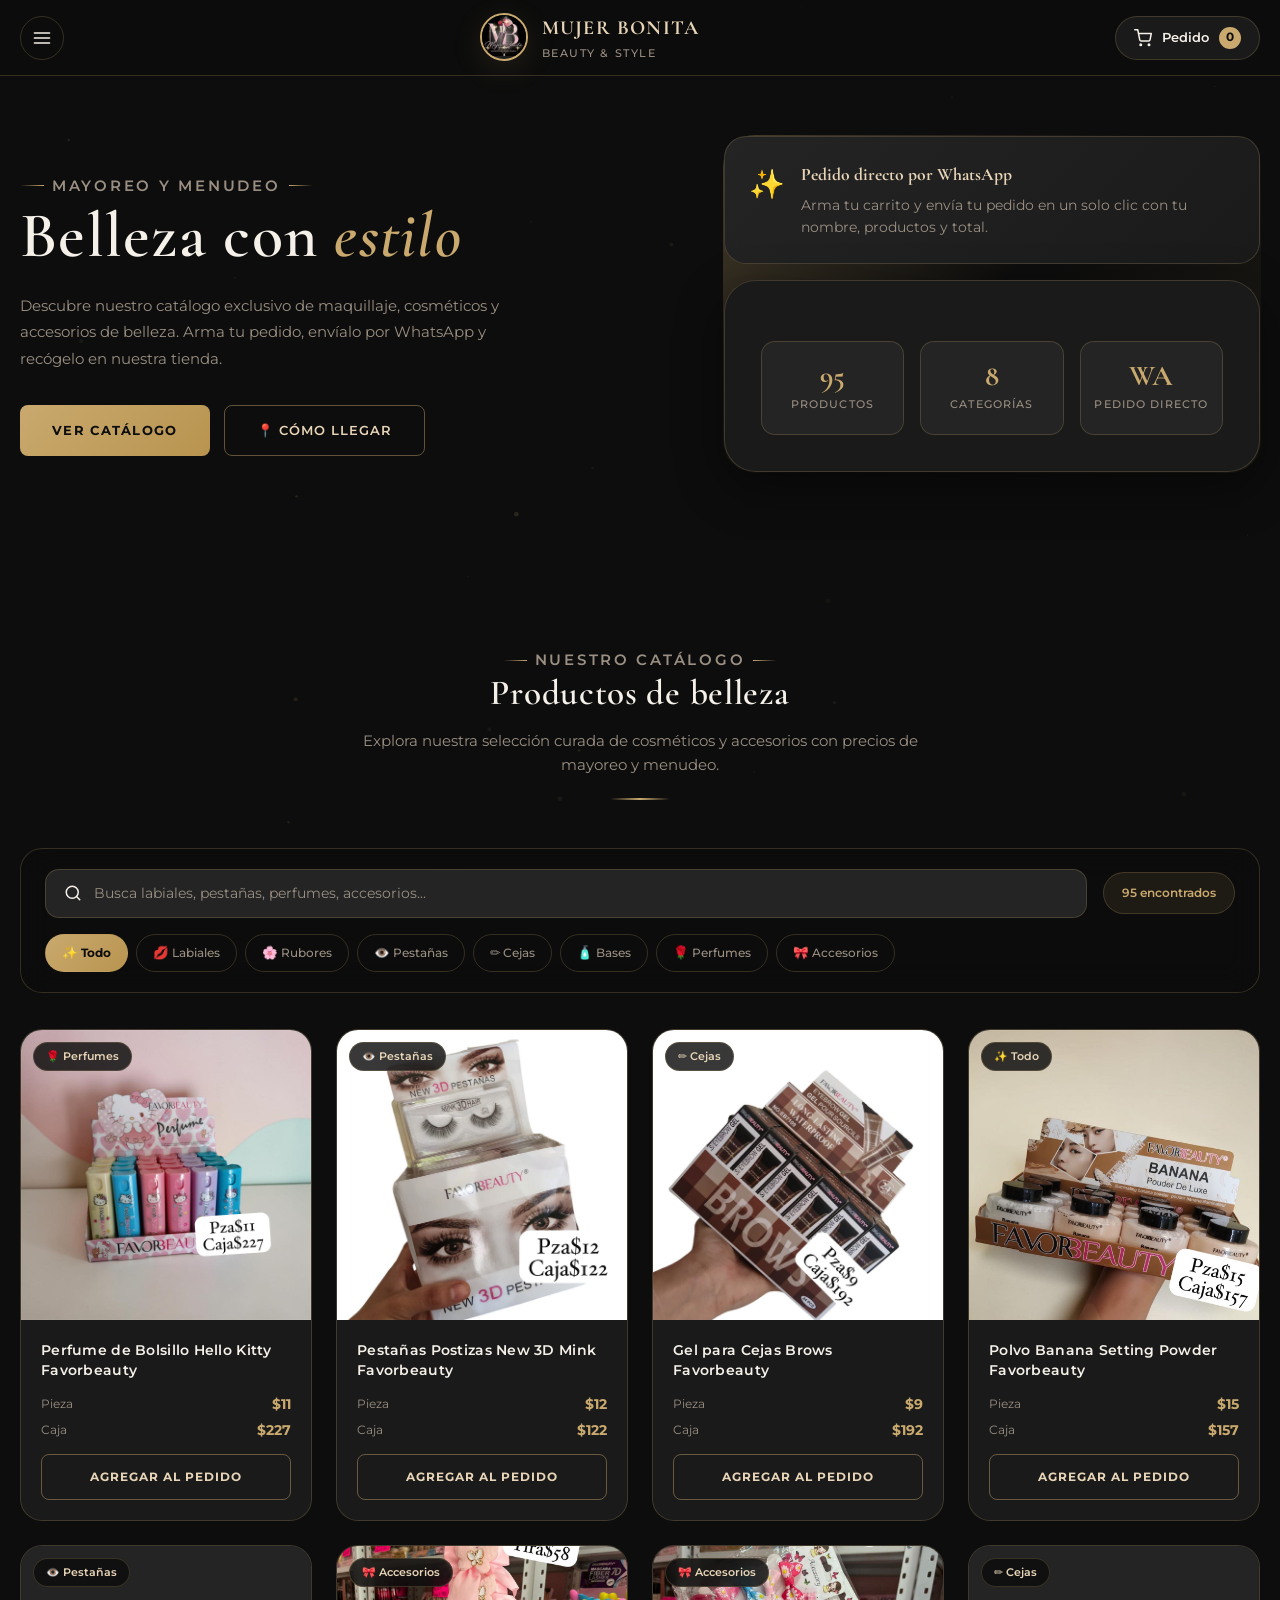
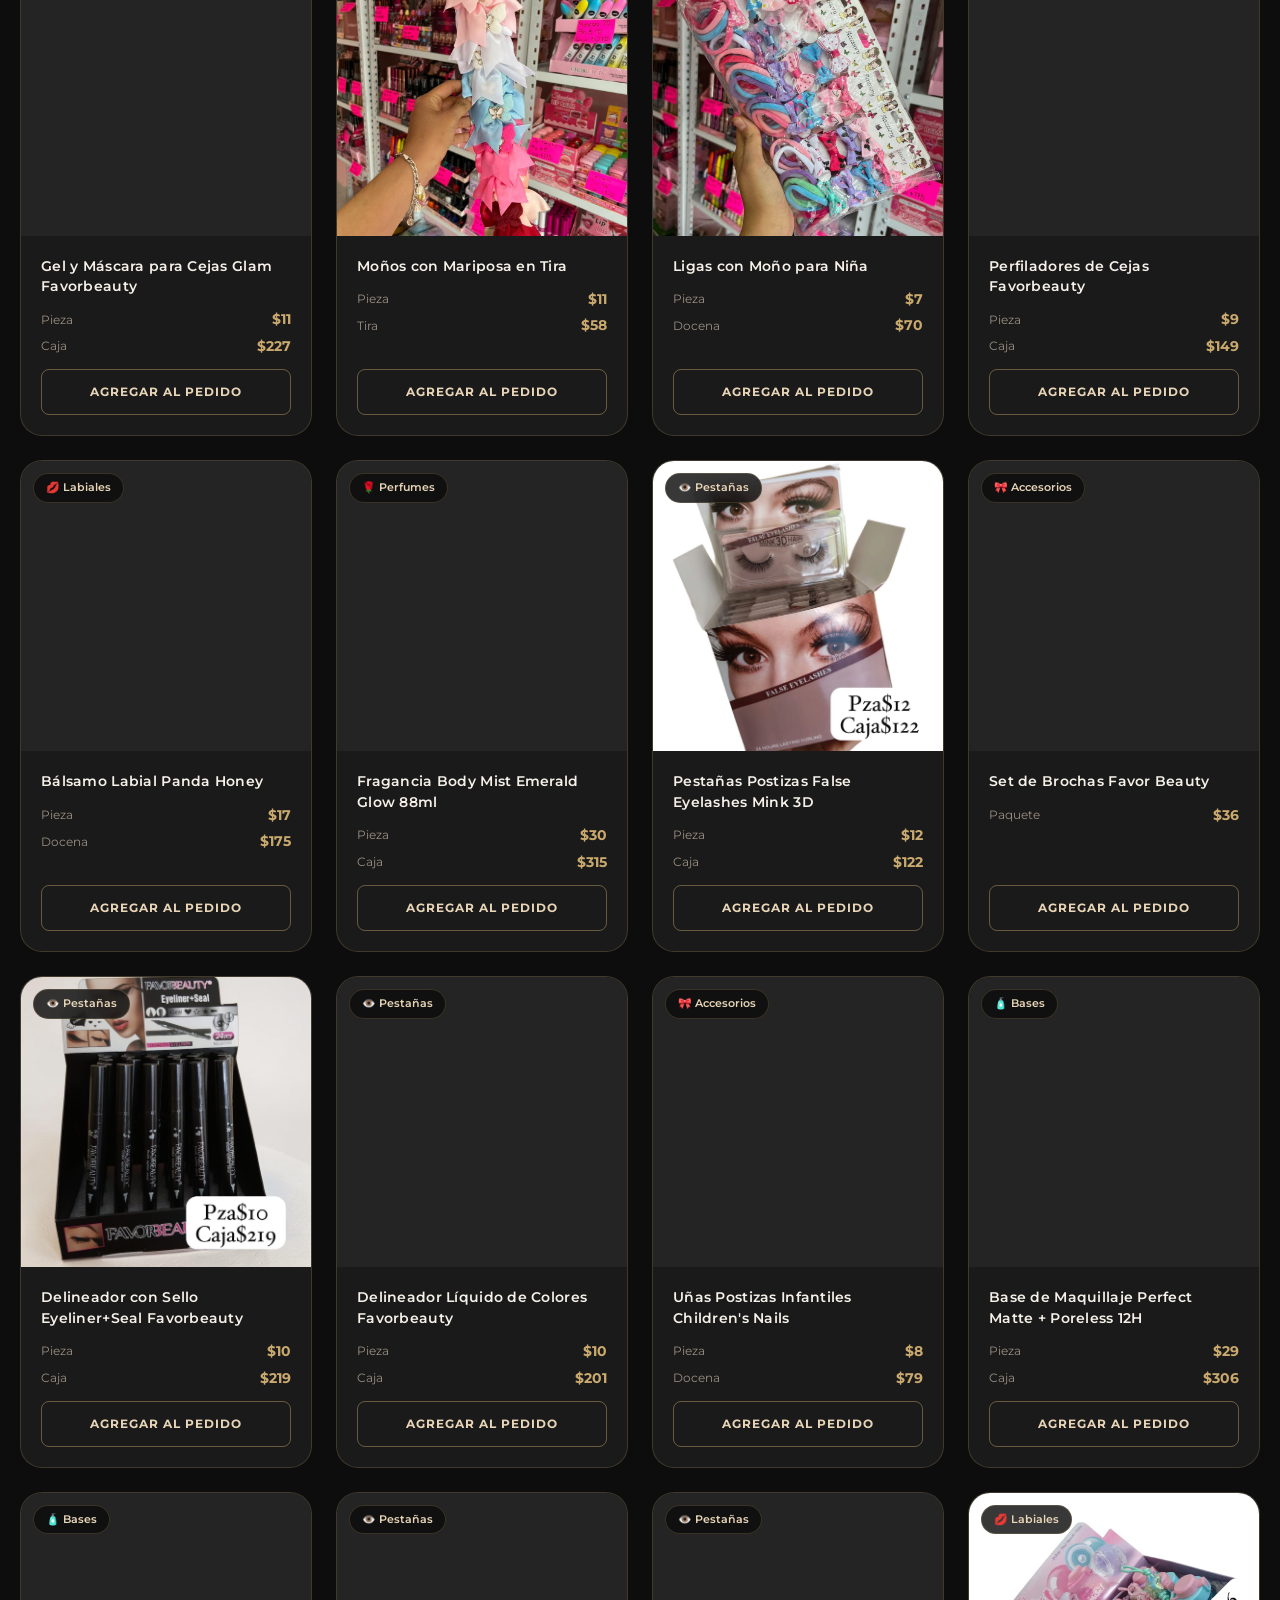
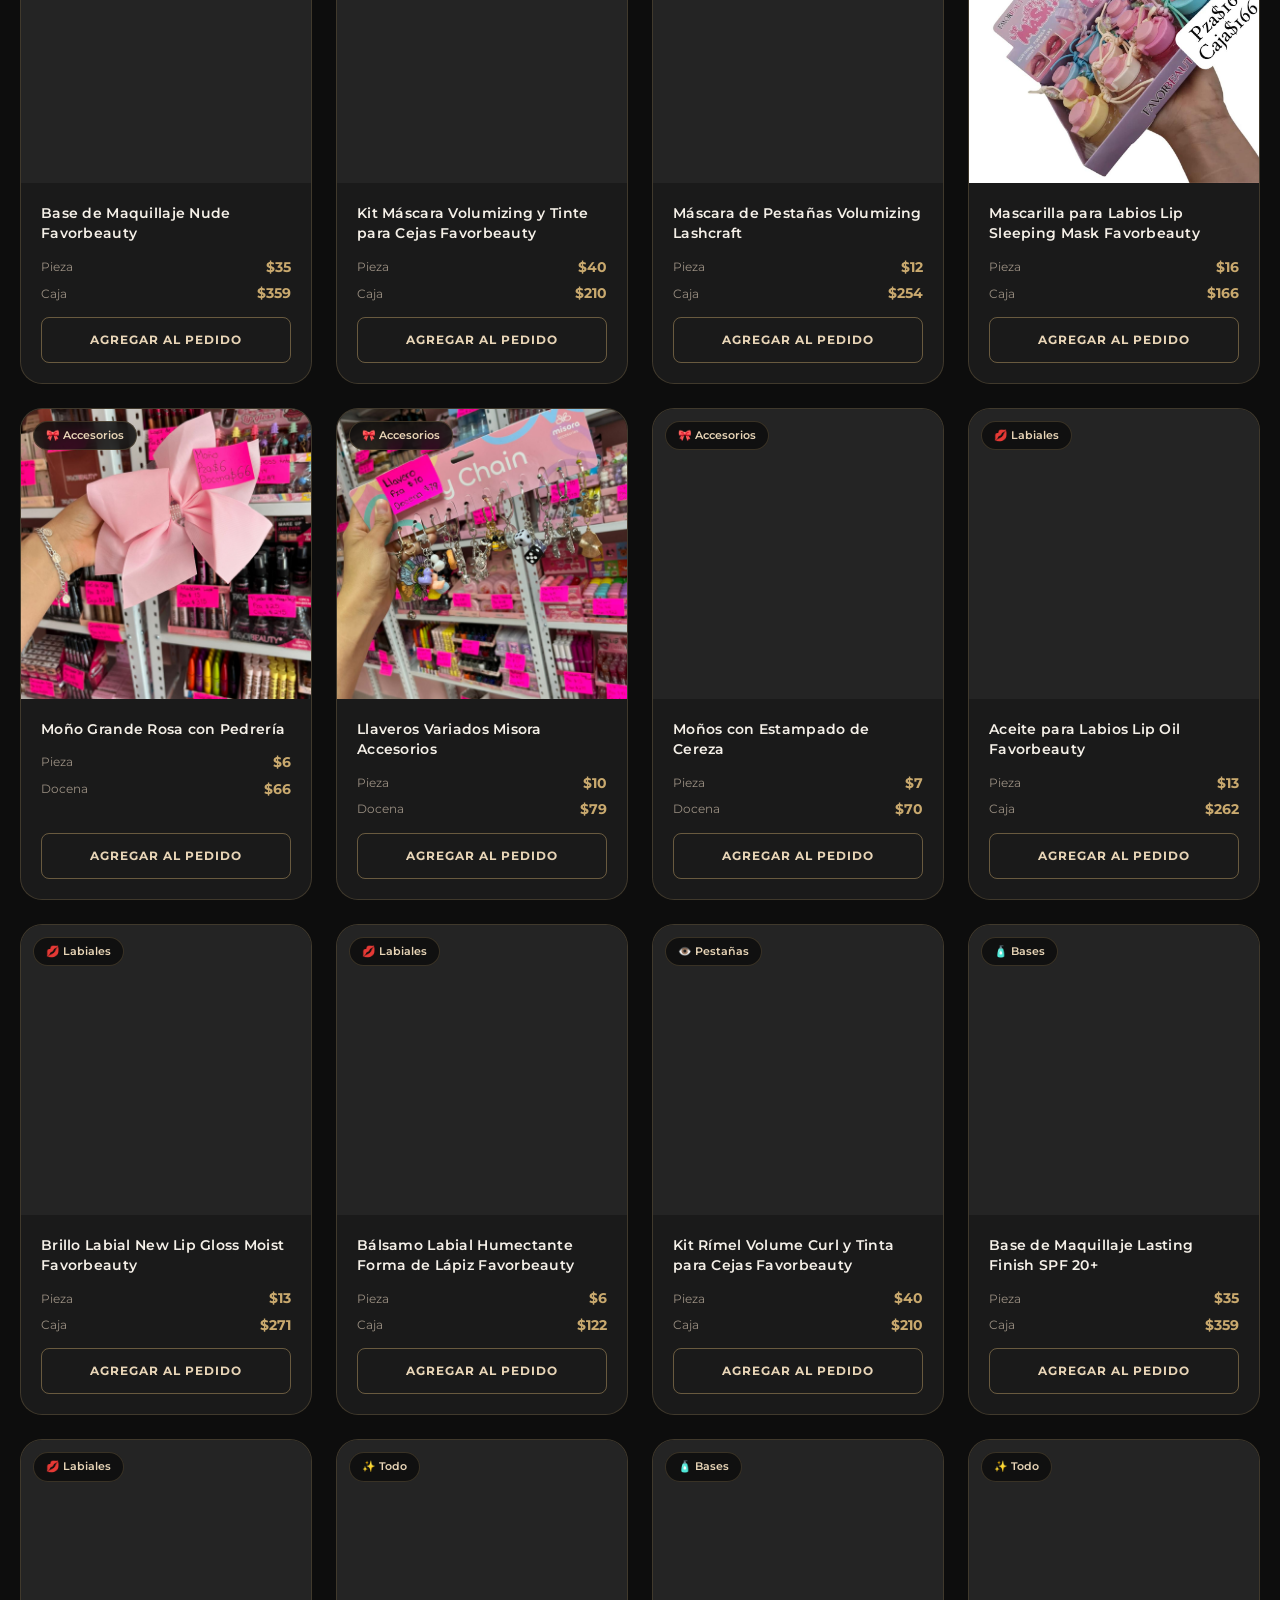
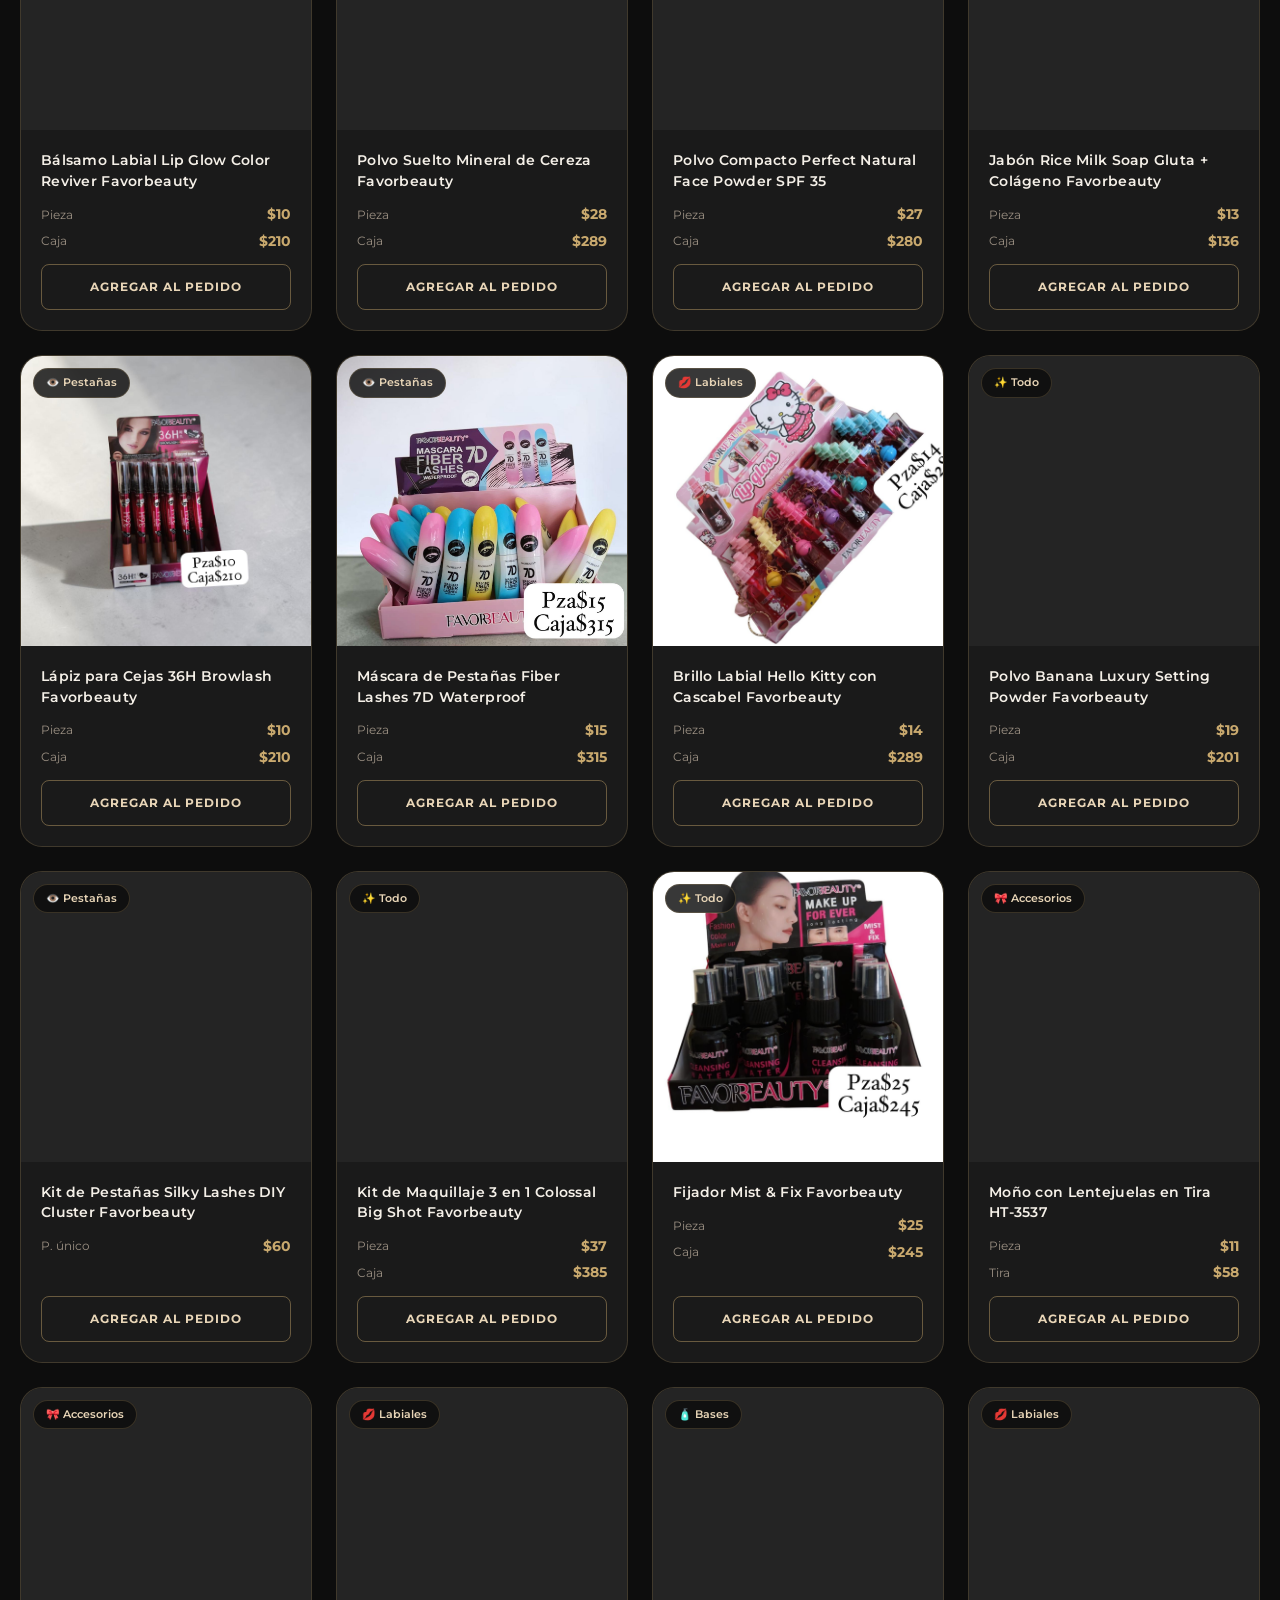
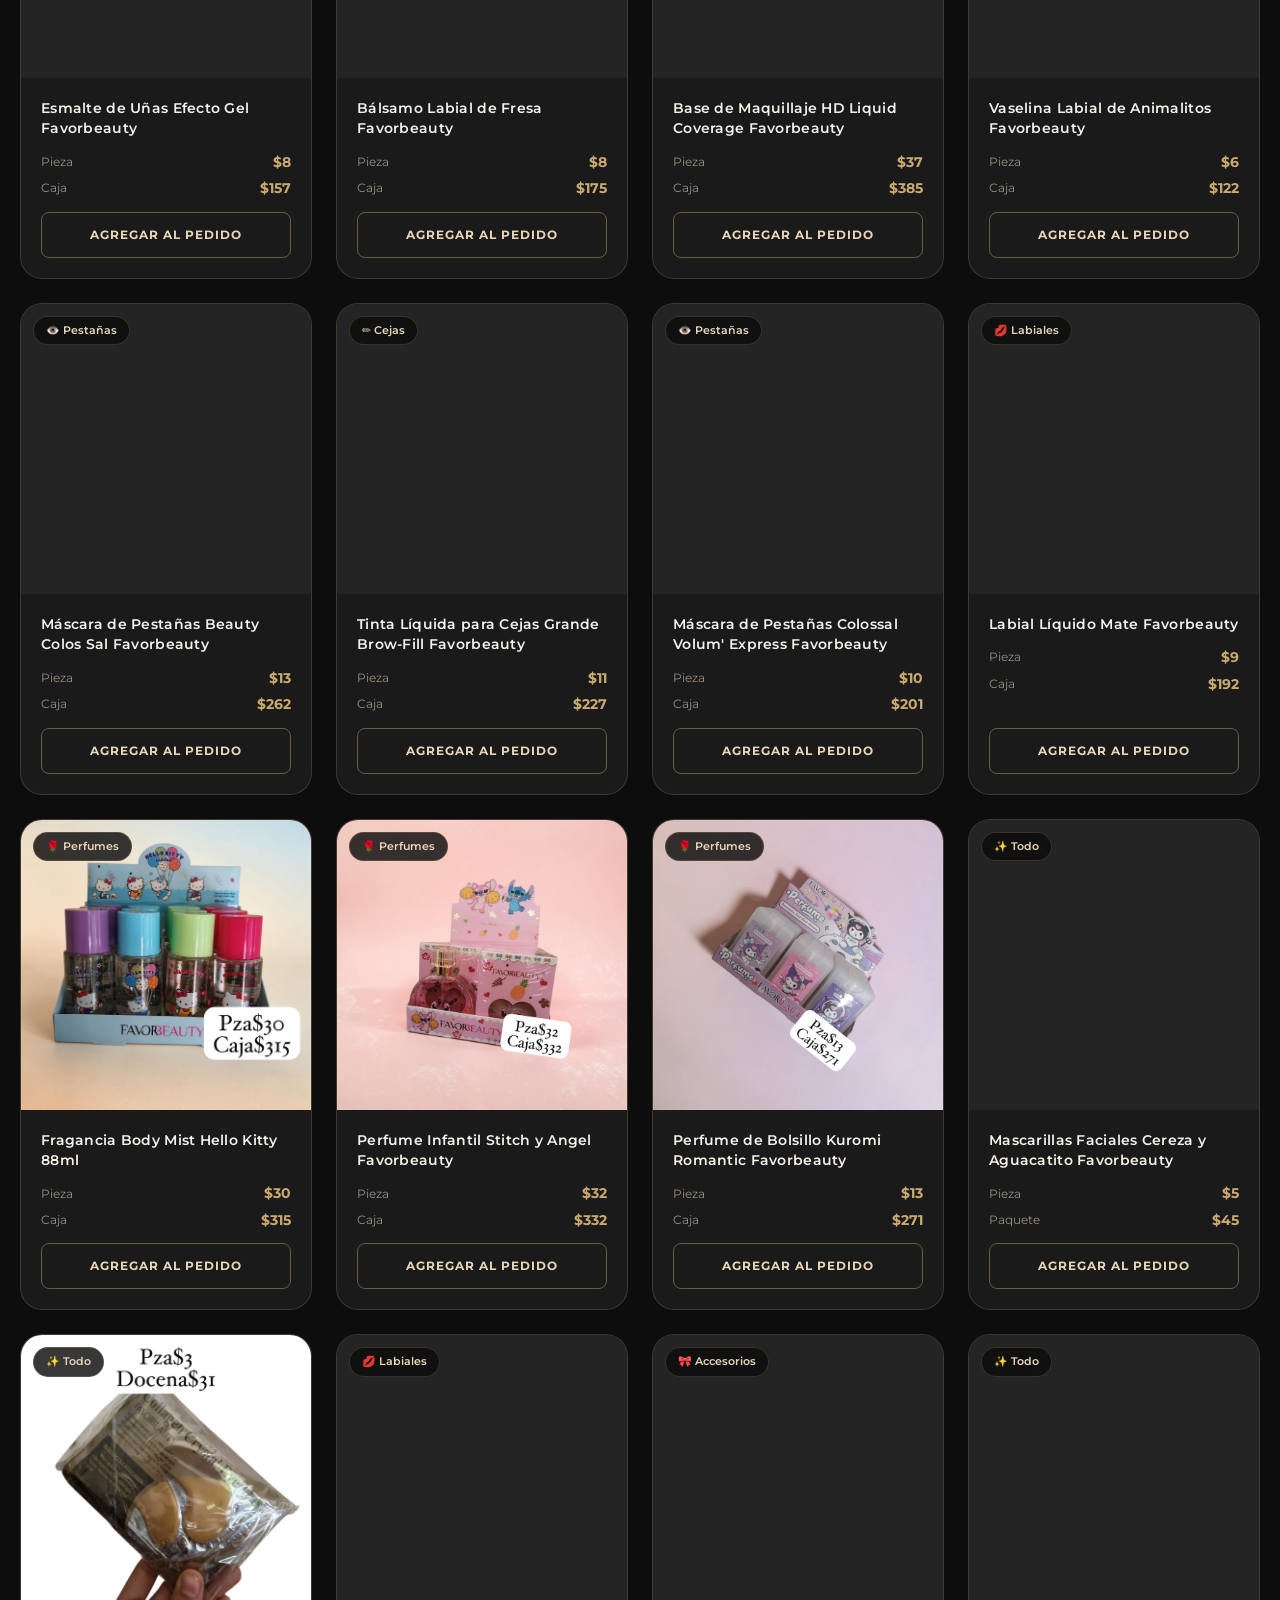
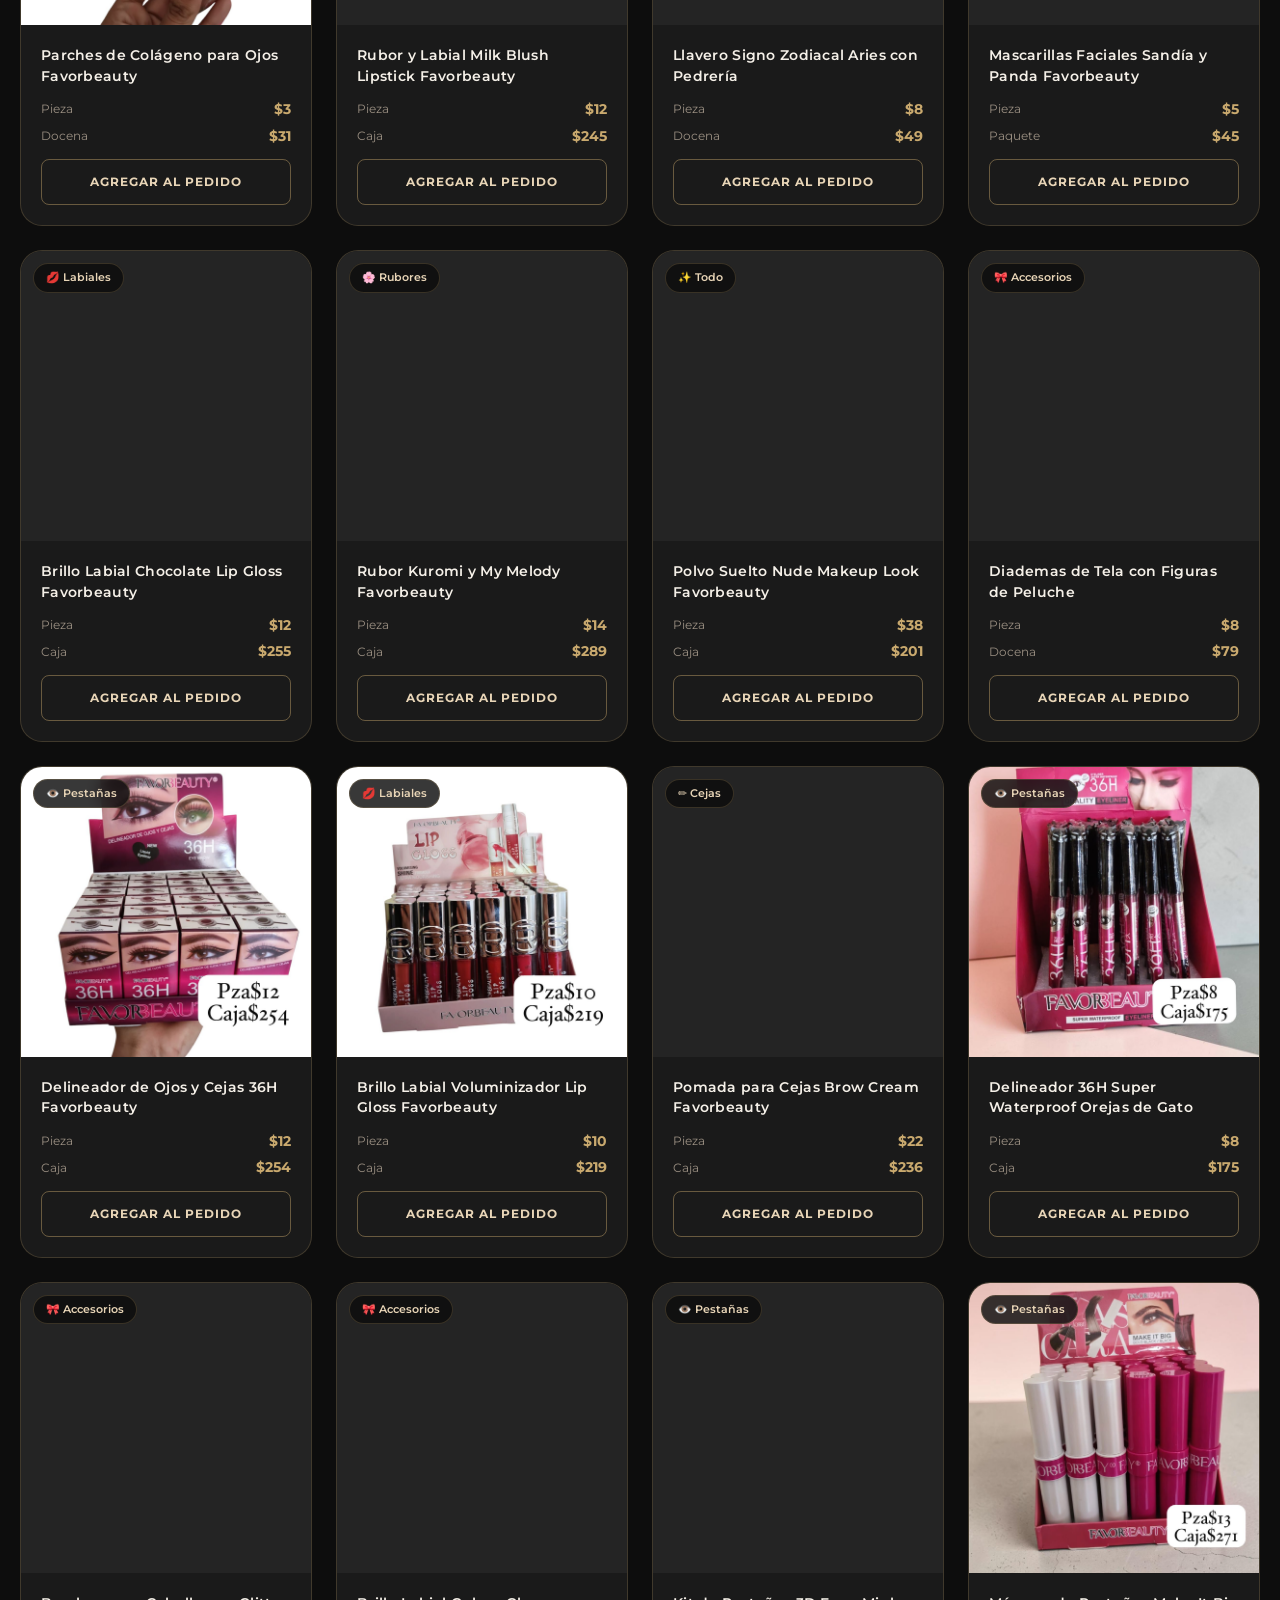
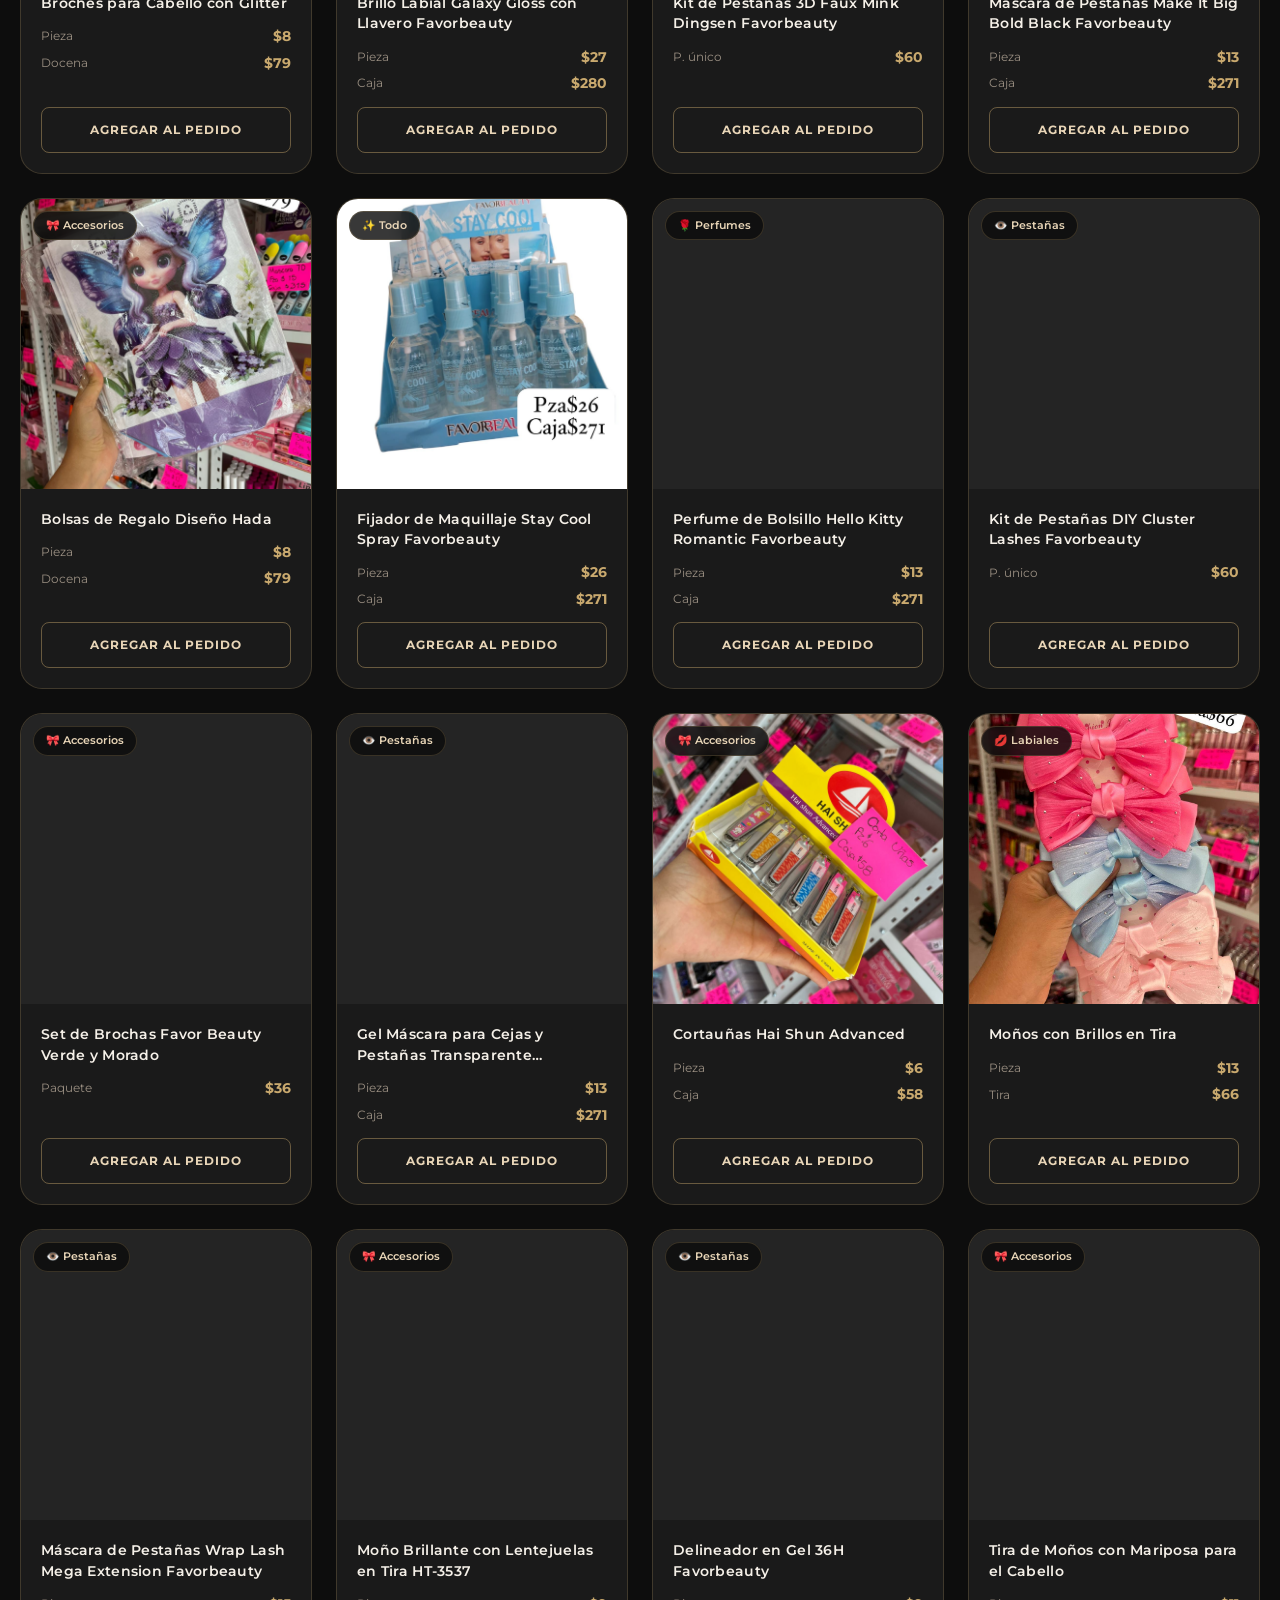
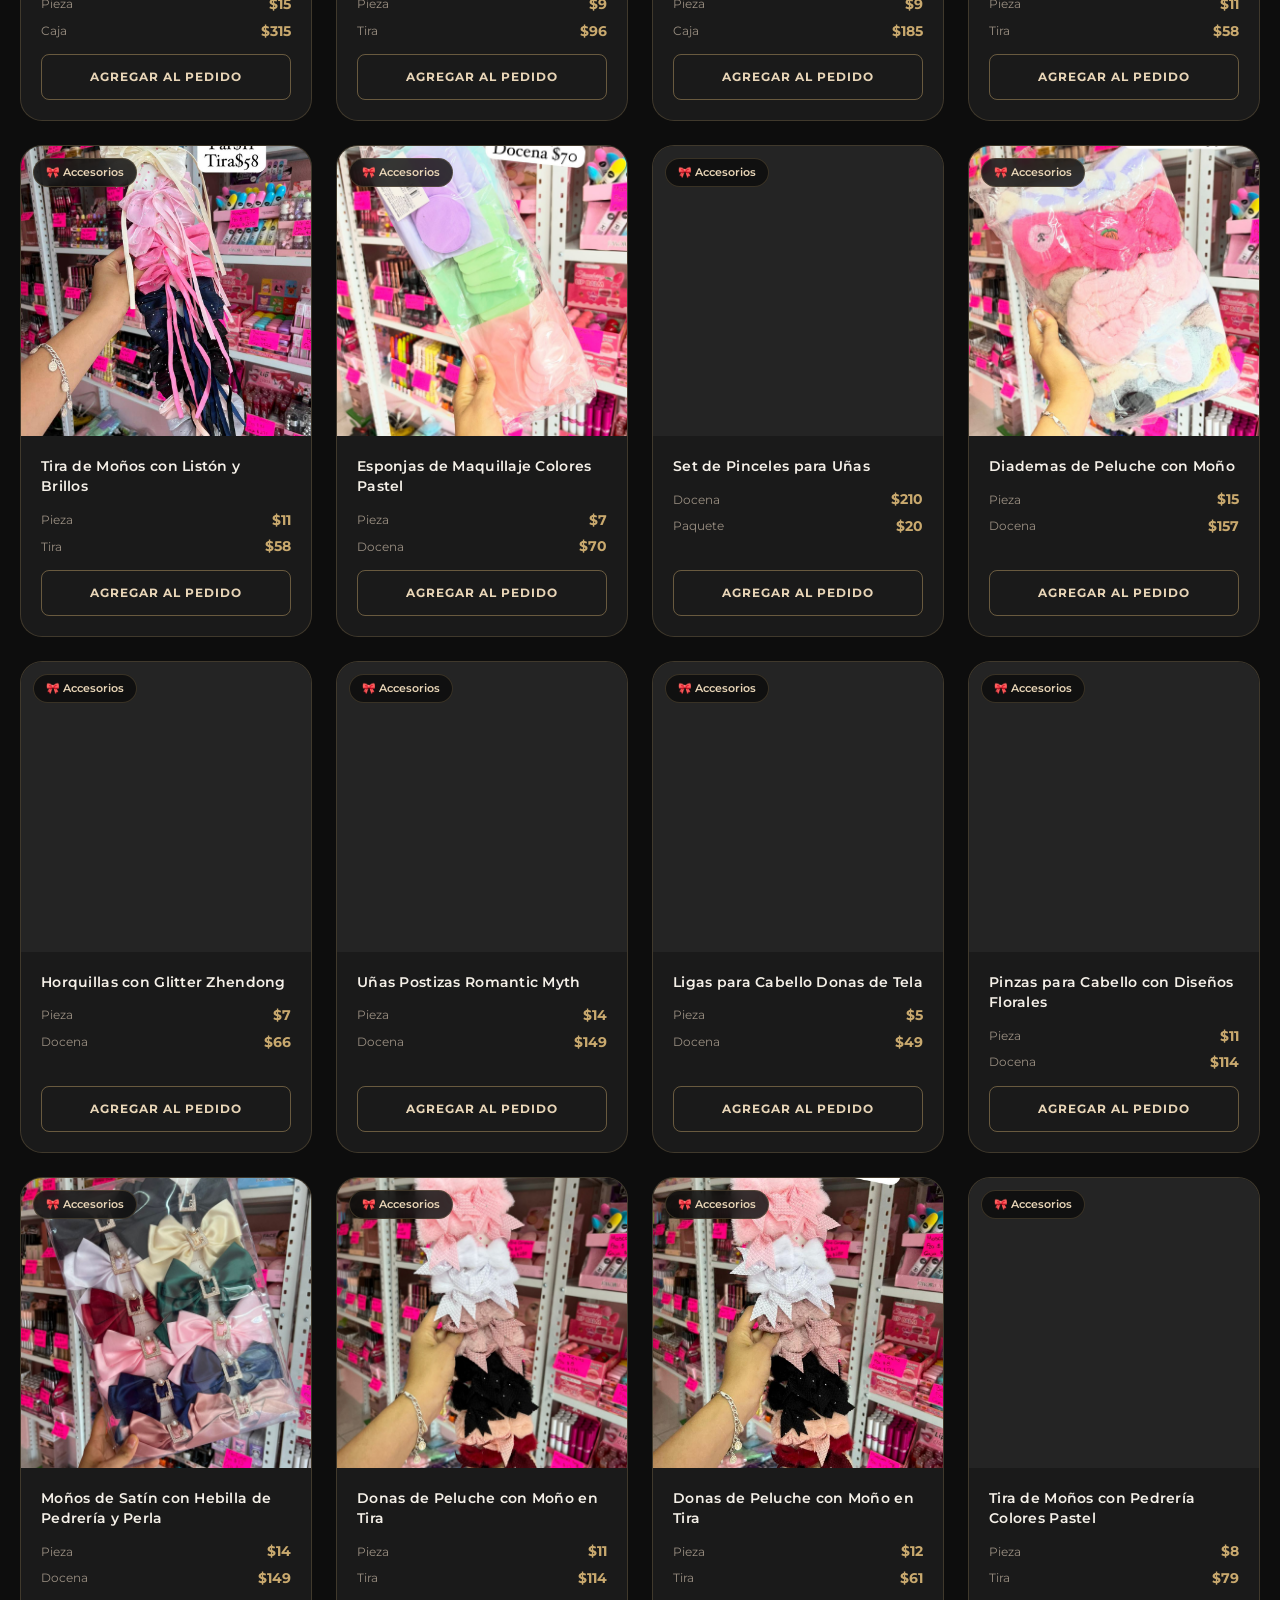
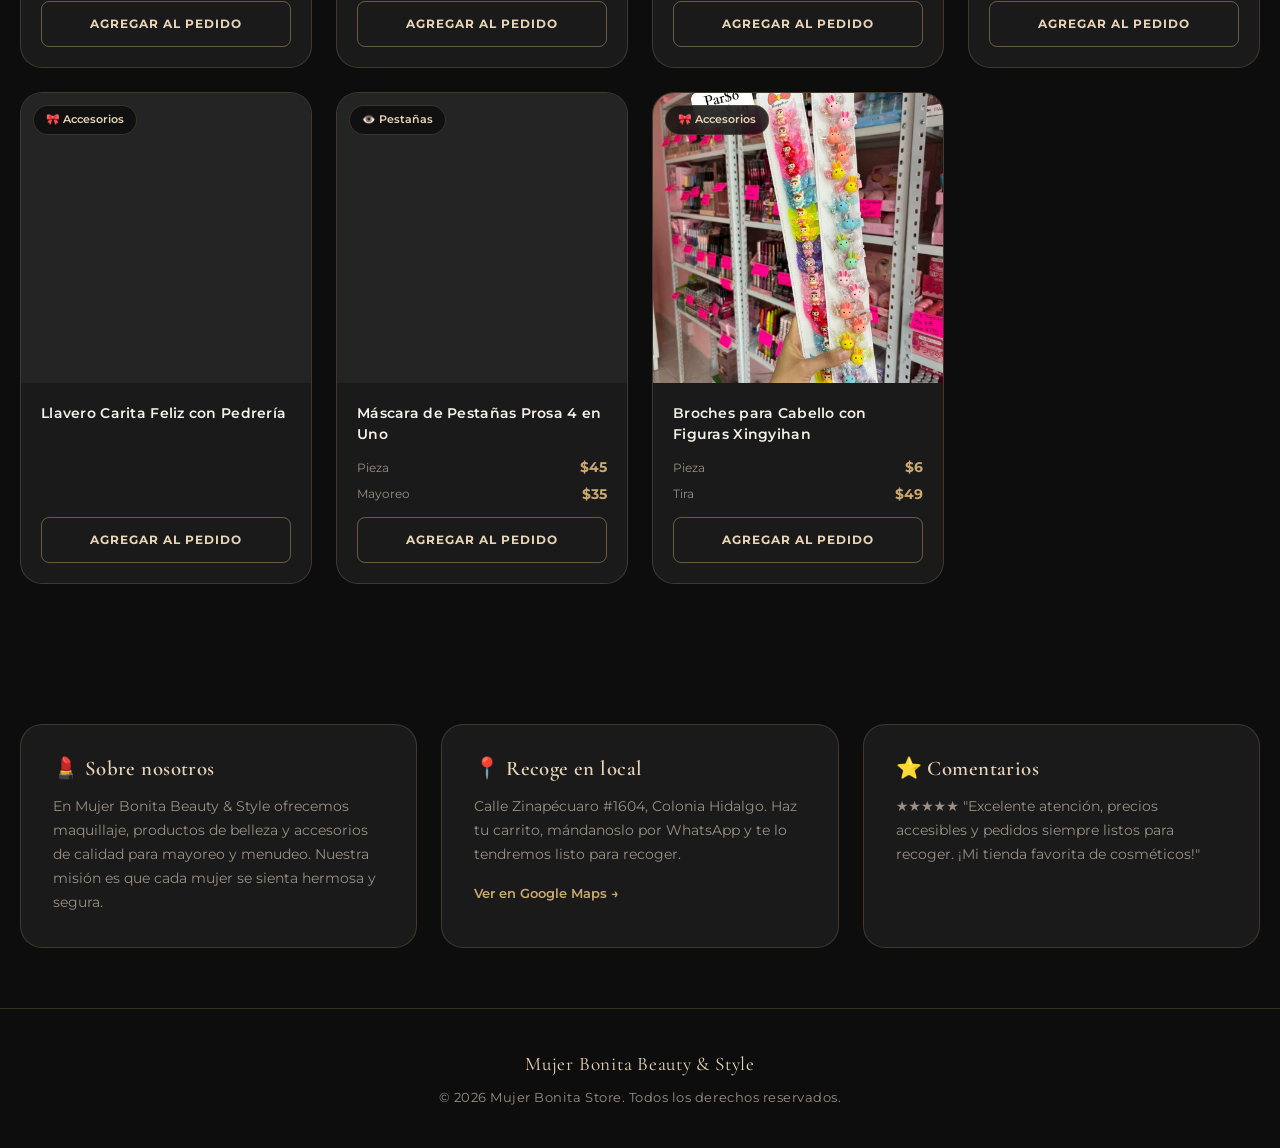
<file: index.html>
<!DOCTYPE html>
<html lang="es">
<head>
    <meta charset="UTF-8">
    <meta http-equiv="refresh" content="0;url=mujer-bonita/index.html">
    <meta name="viewport" content="width=device-width, initial-scale=1.0">
    <title>Mujer Bonita Beauty & Style</title>
    <link rel="canonical" href="mujer-bonita/index.html">
    <script>window.location.replace('mujer-bonita/index.html');</script>
</head>
<body>
    <p>Redirigiendo a <a href="mujer-bonita/index.html">Mujer Bonita Beauty &amp; Style</a>...</p>
</body>
</html>
</file>
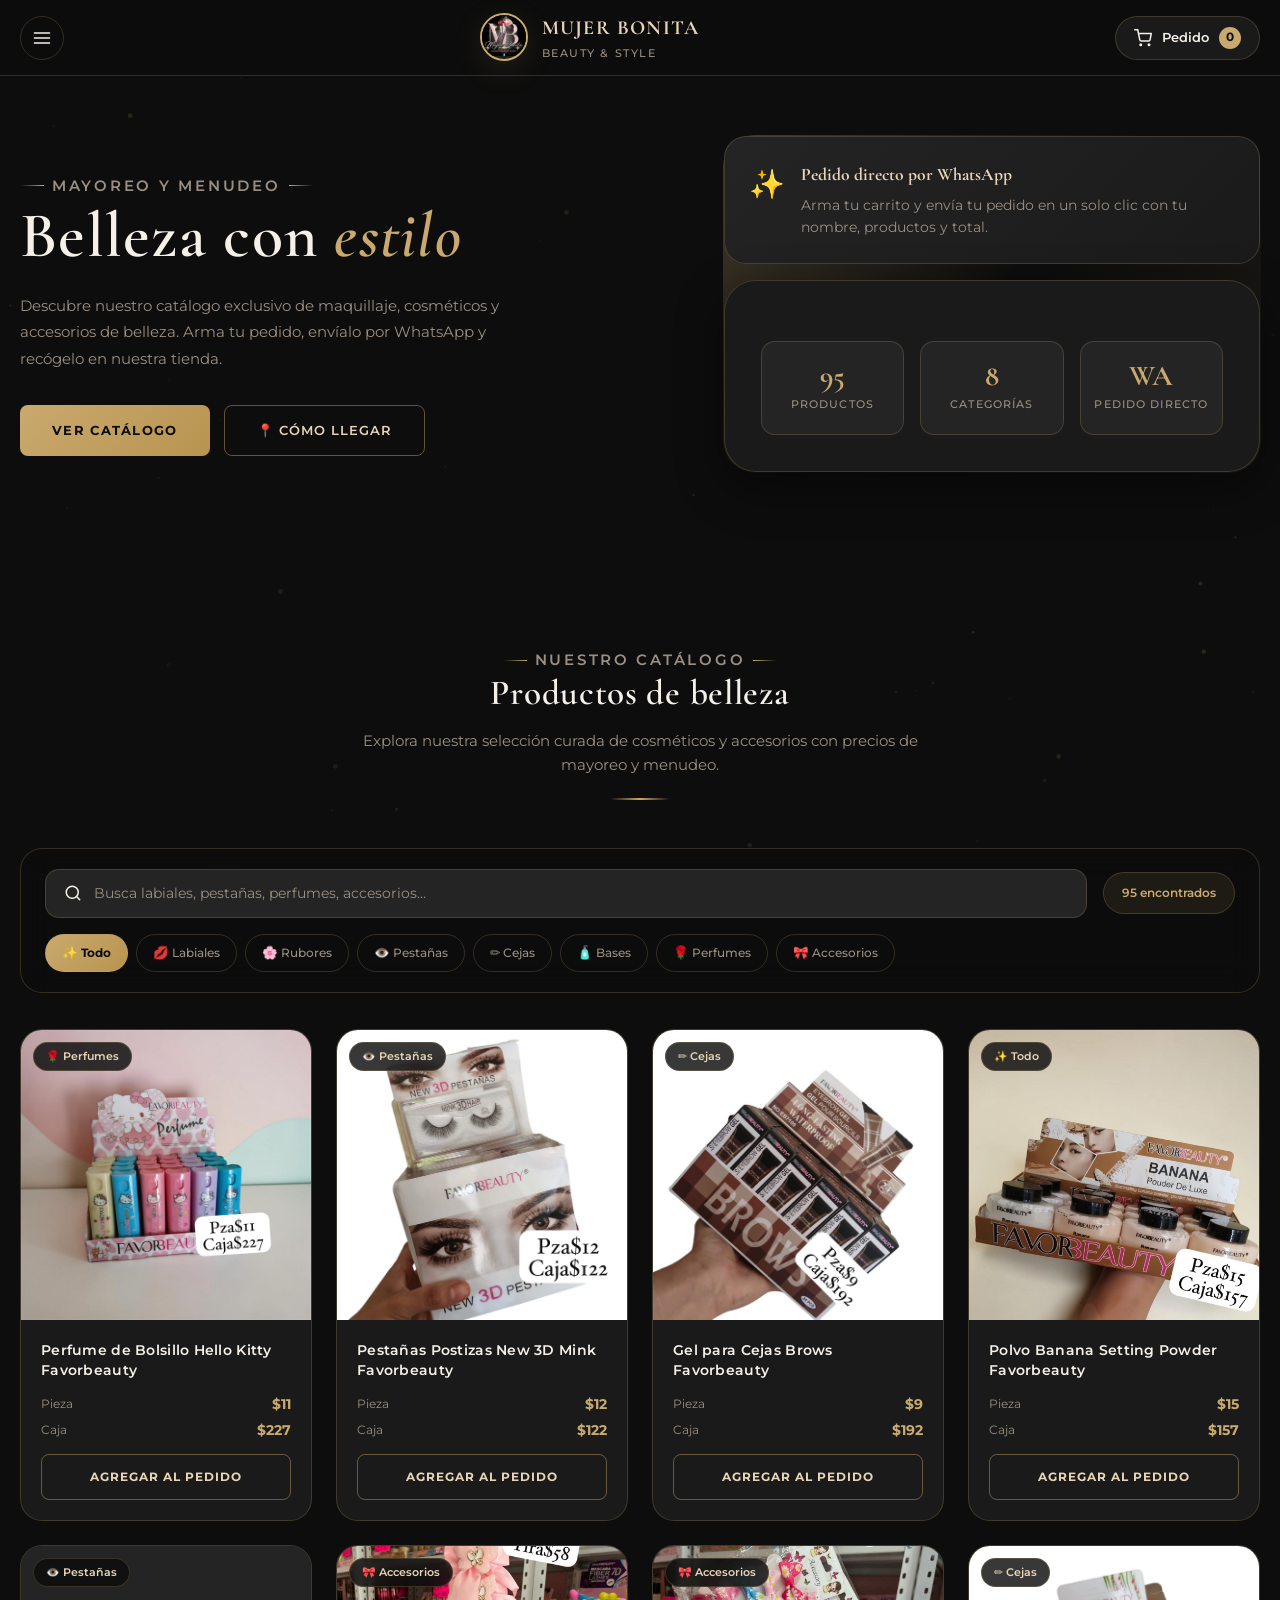
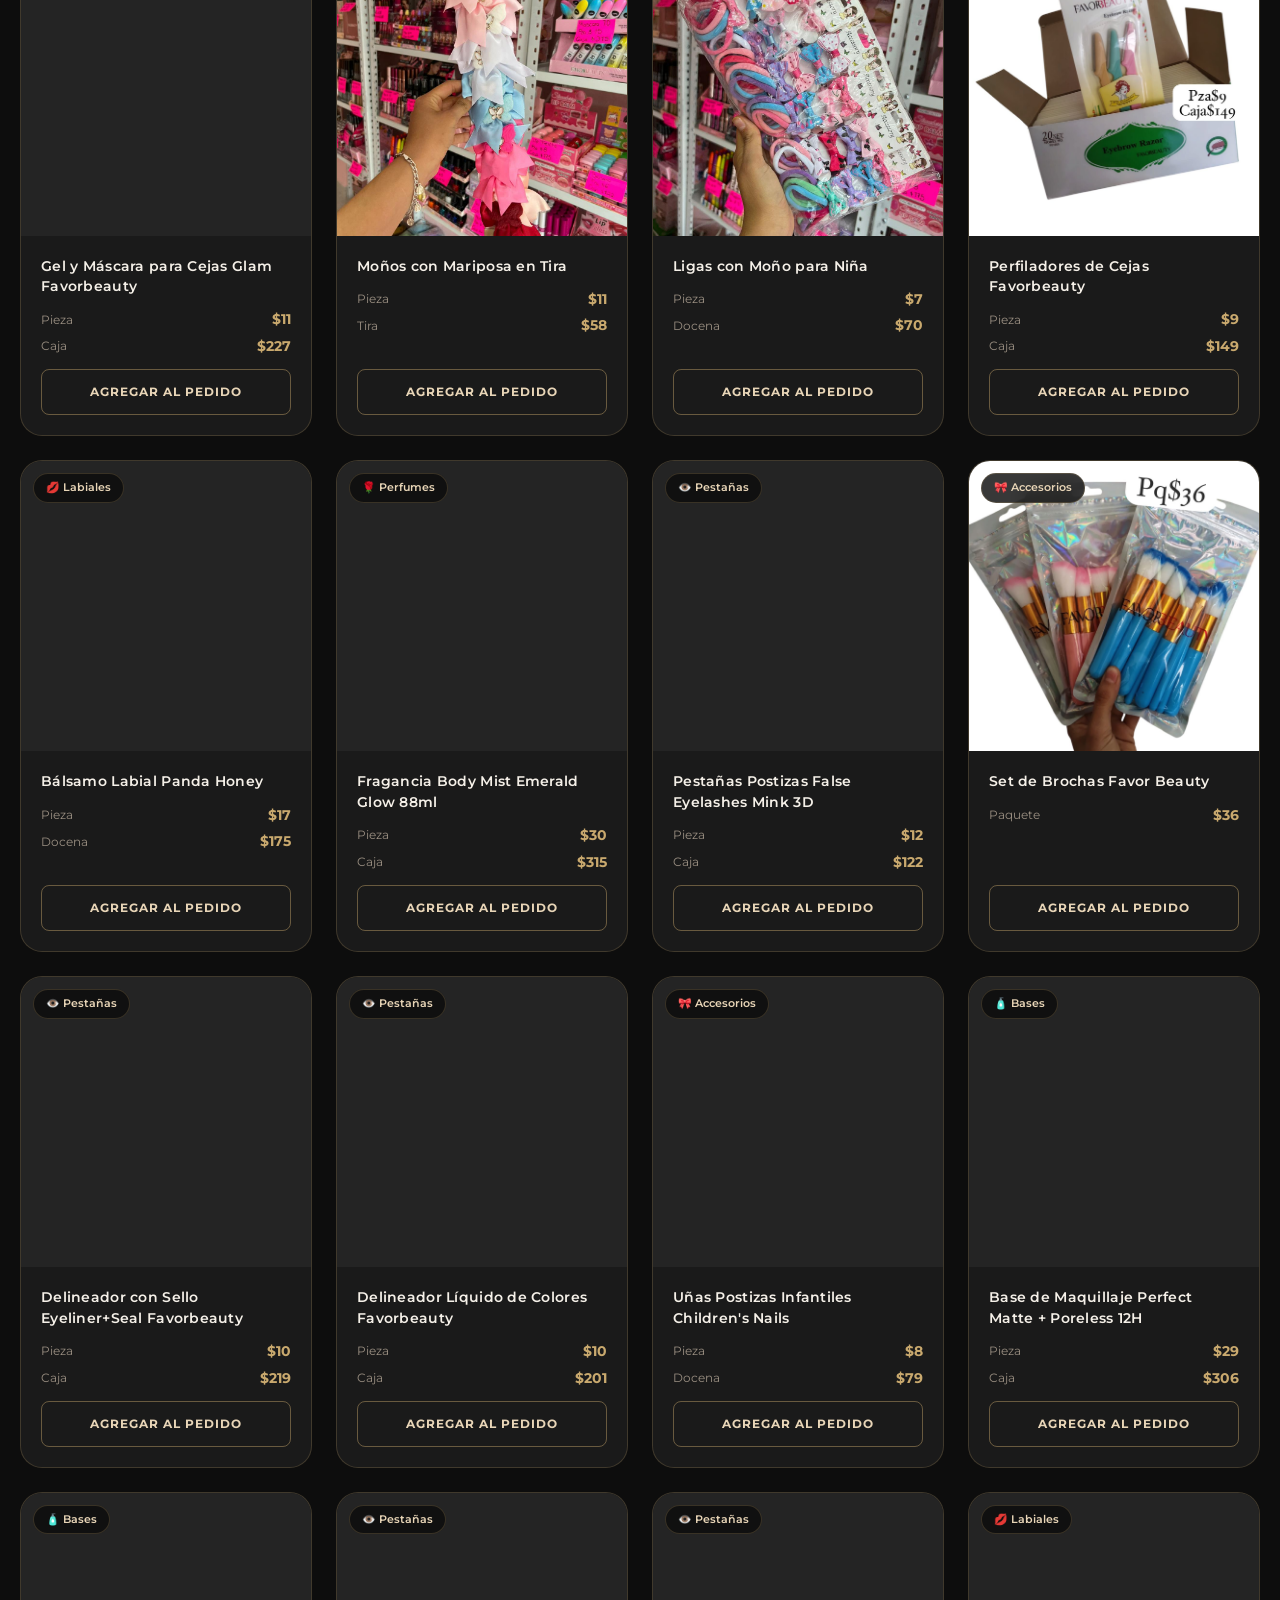
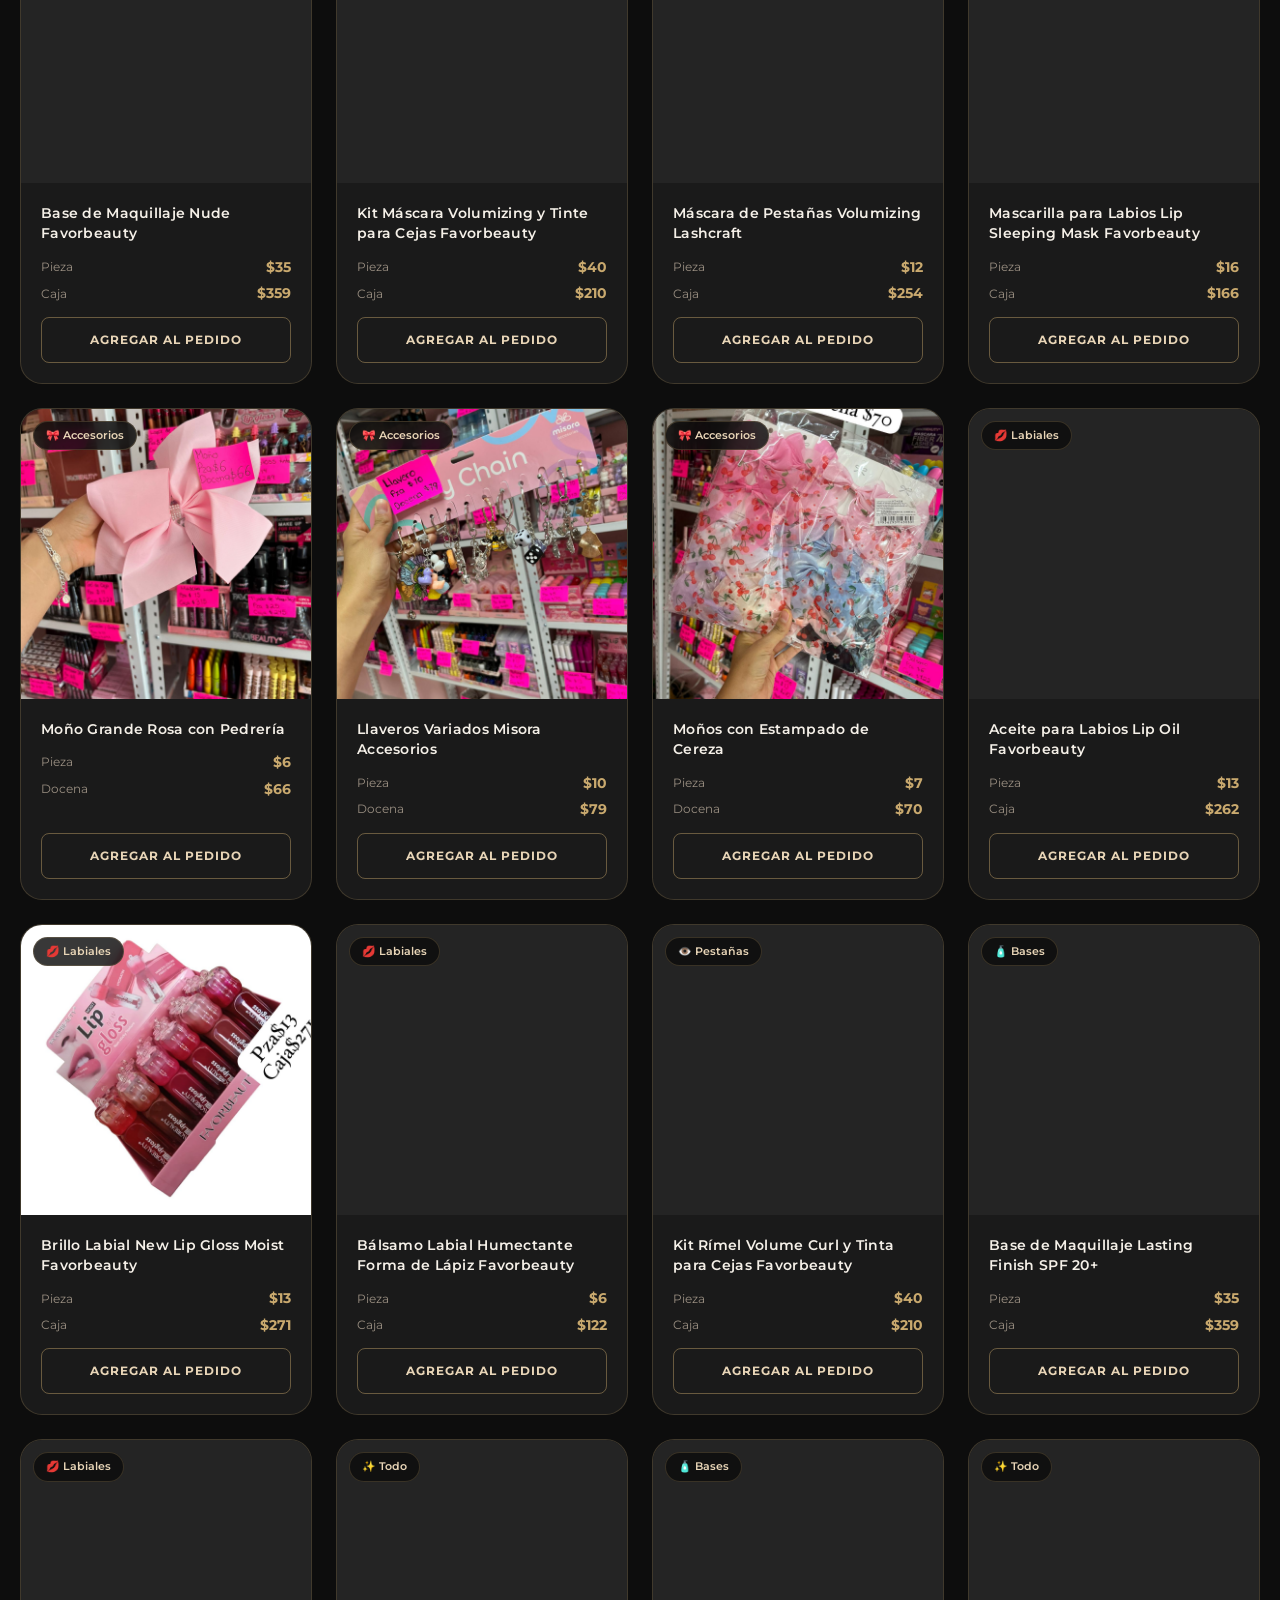
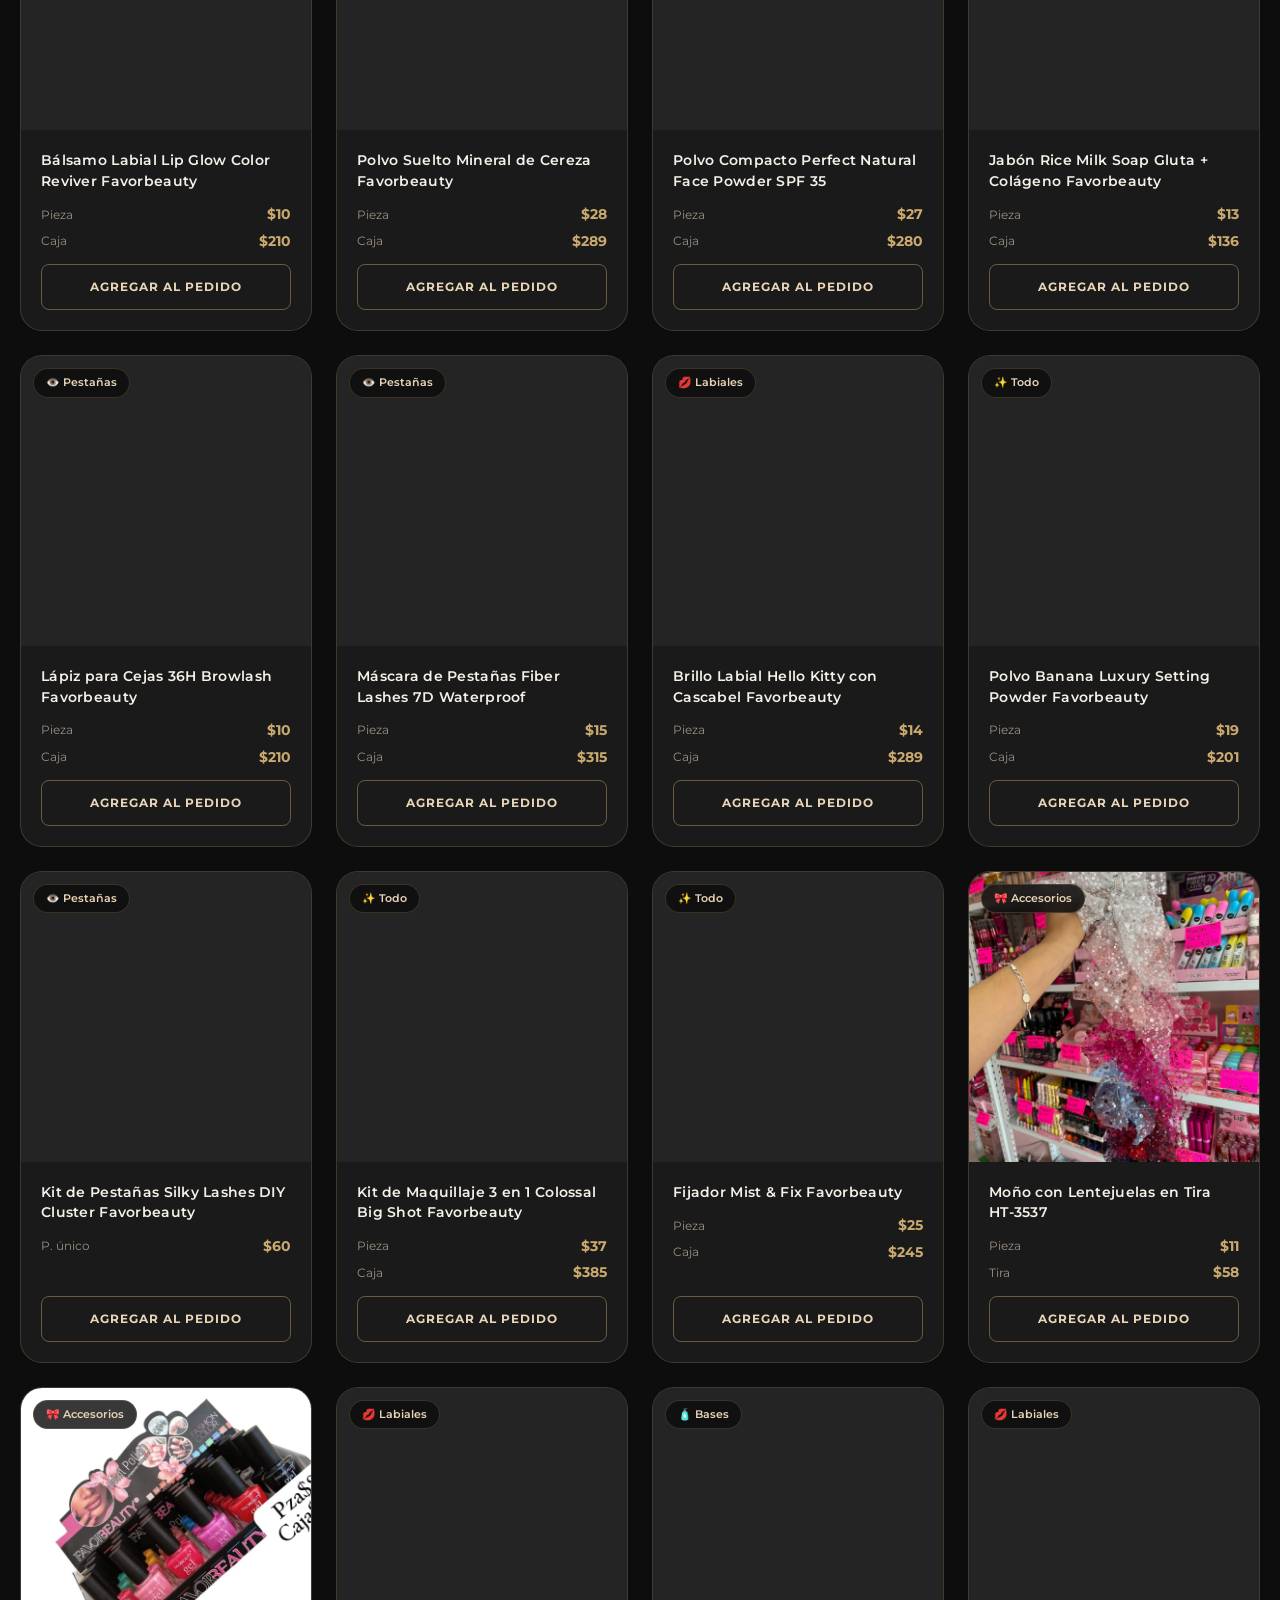
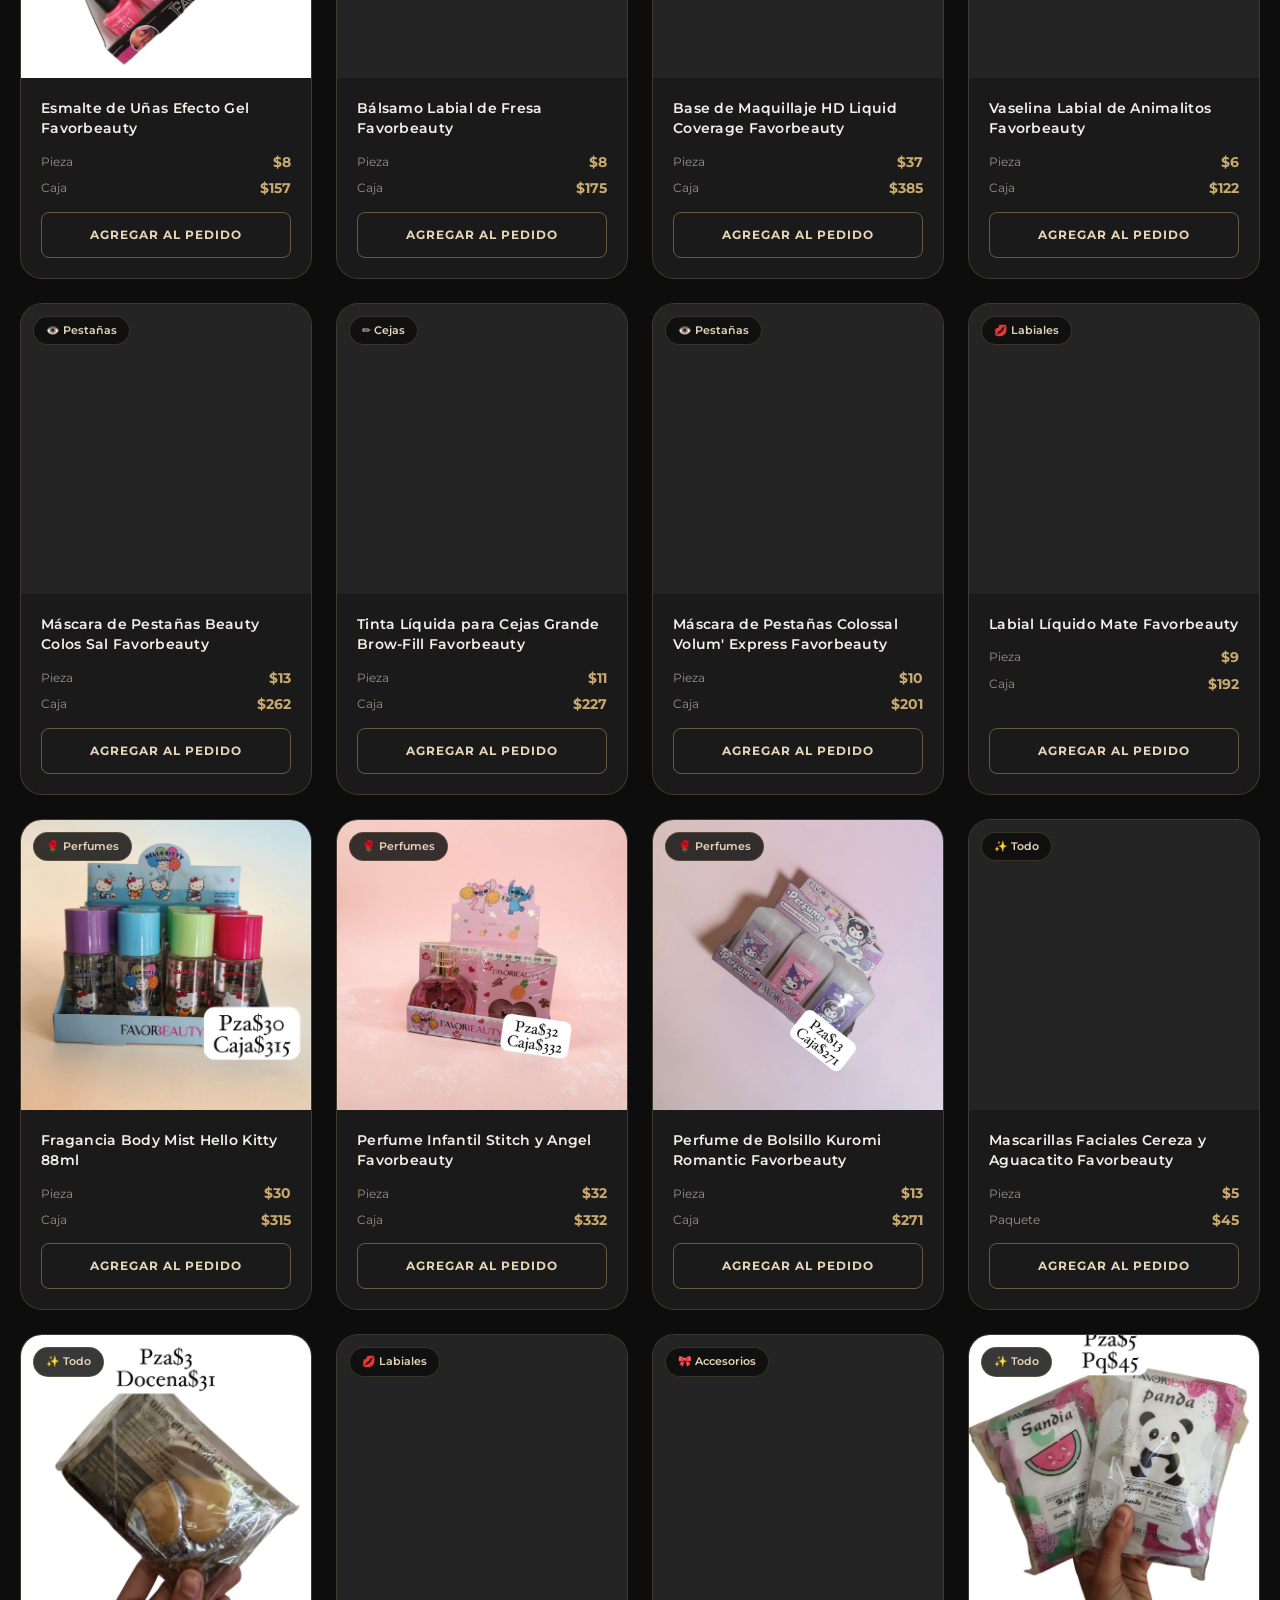
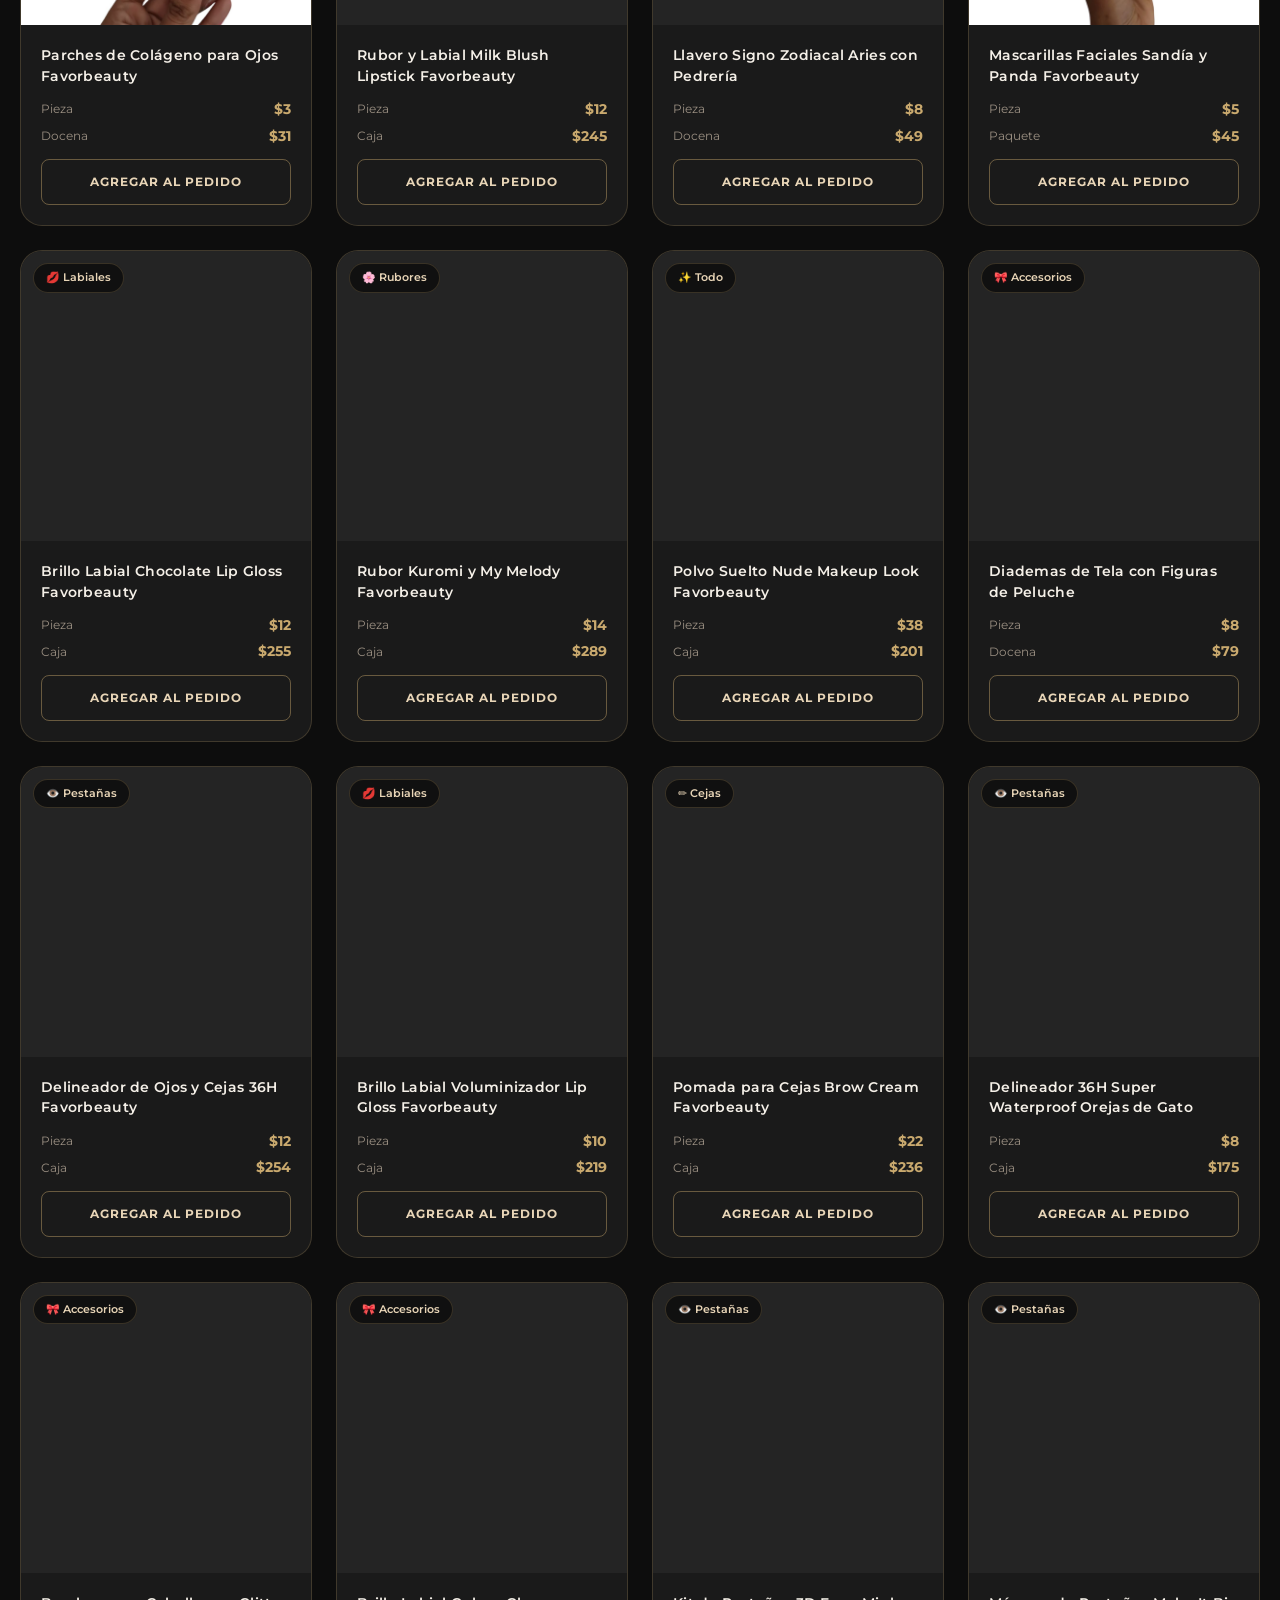
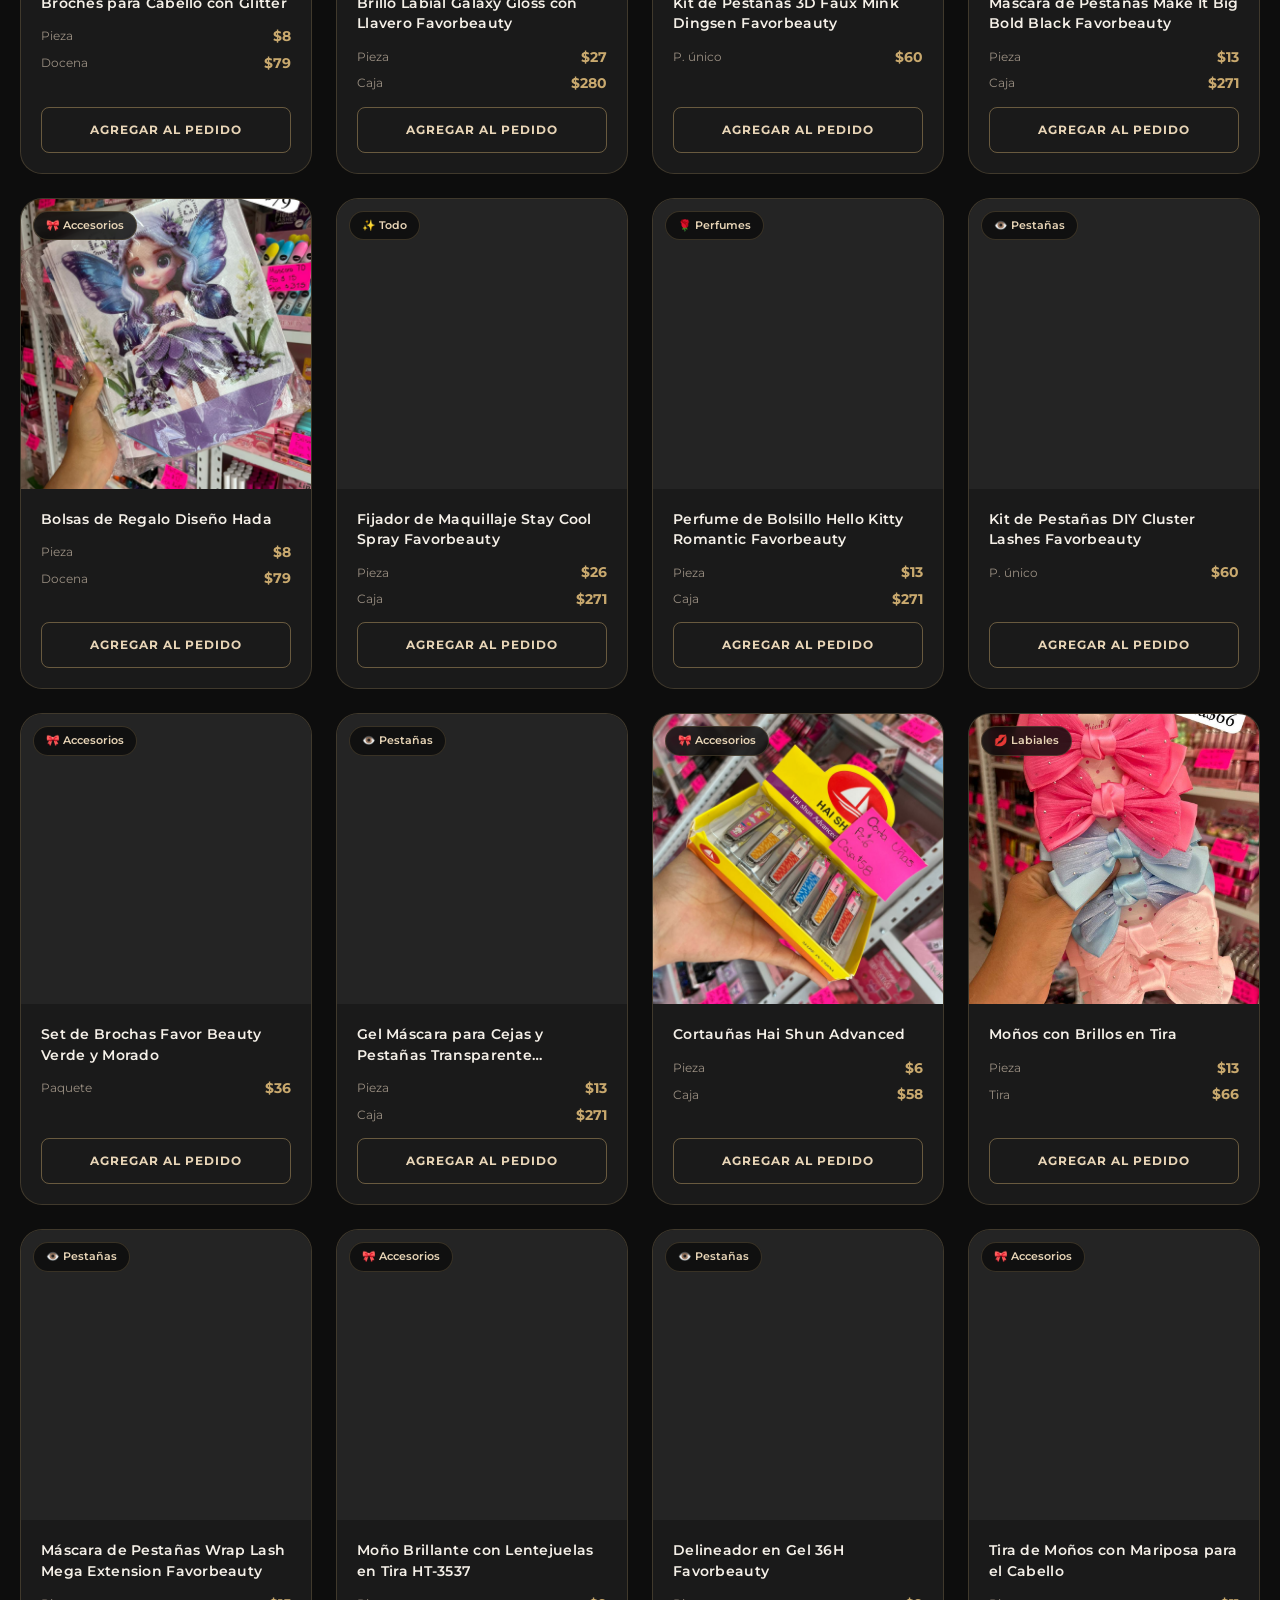
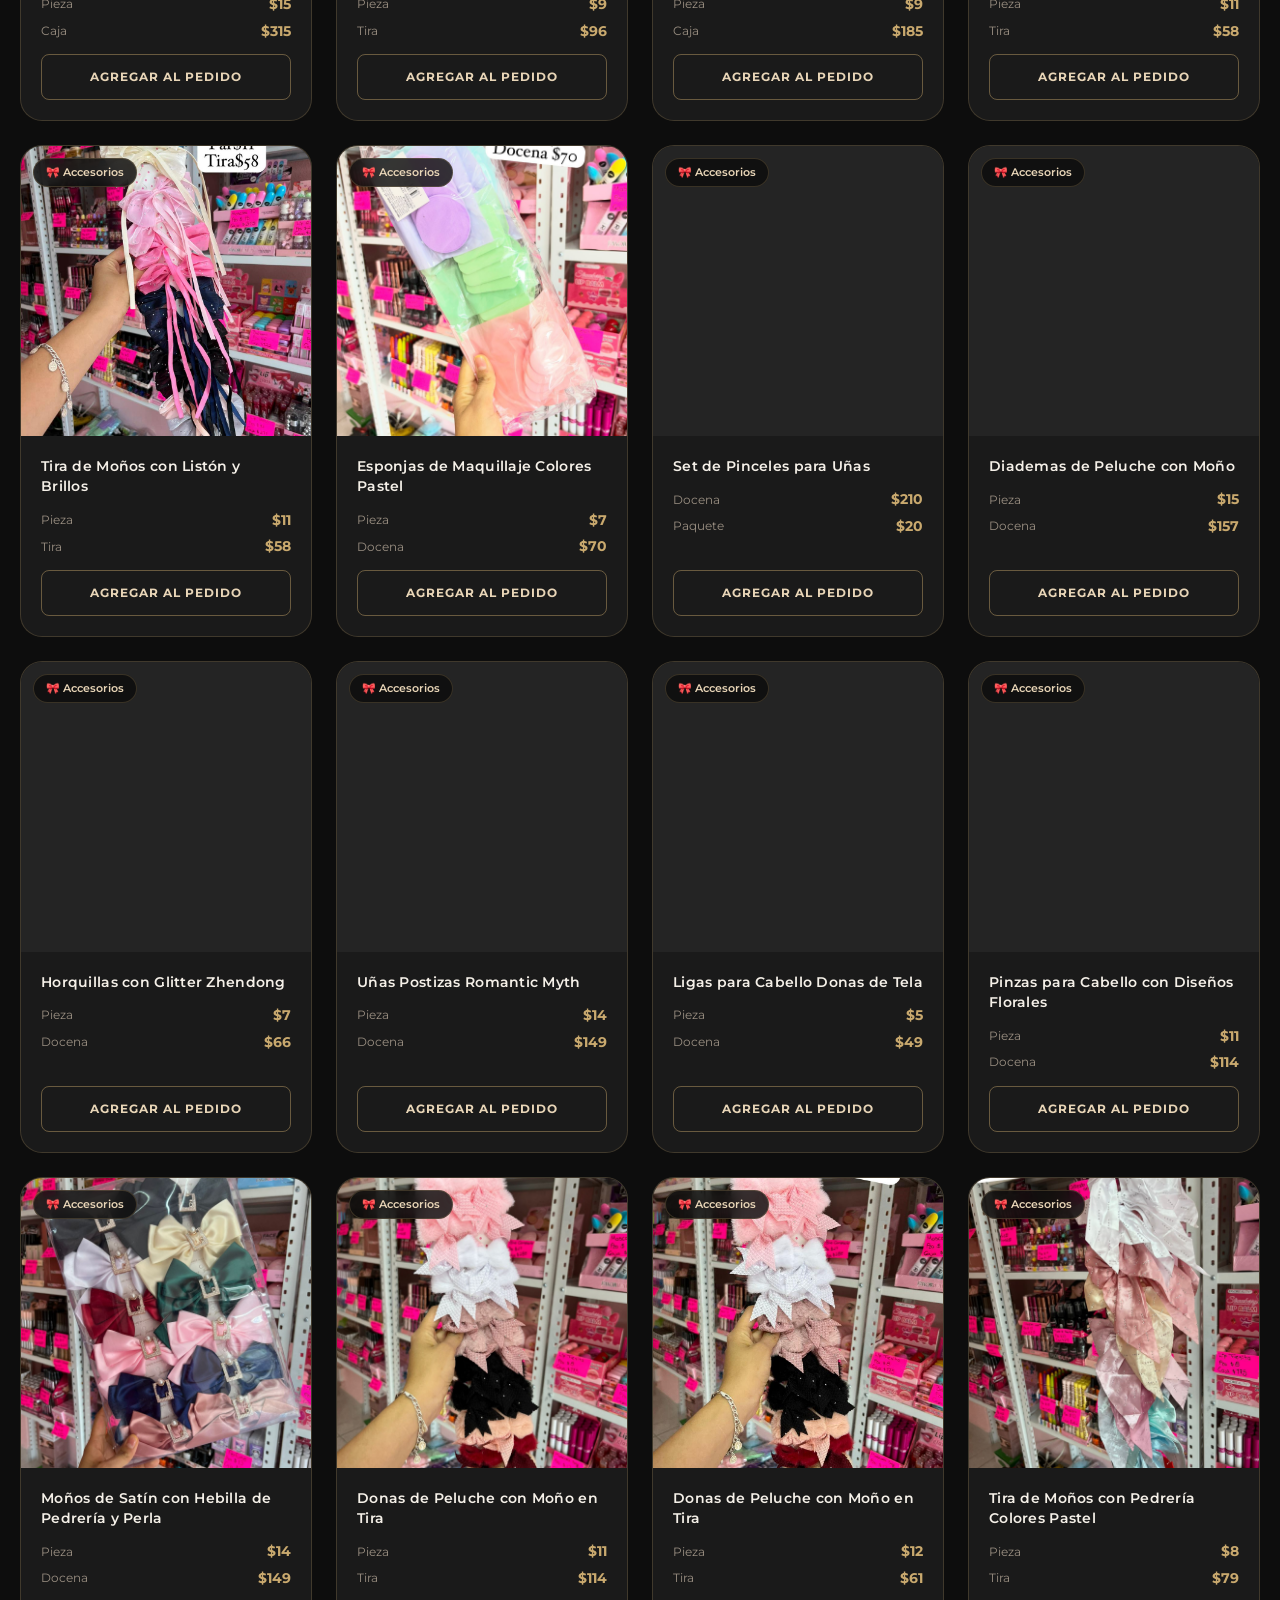
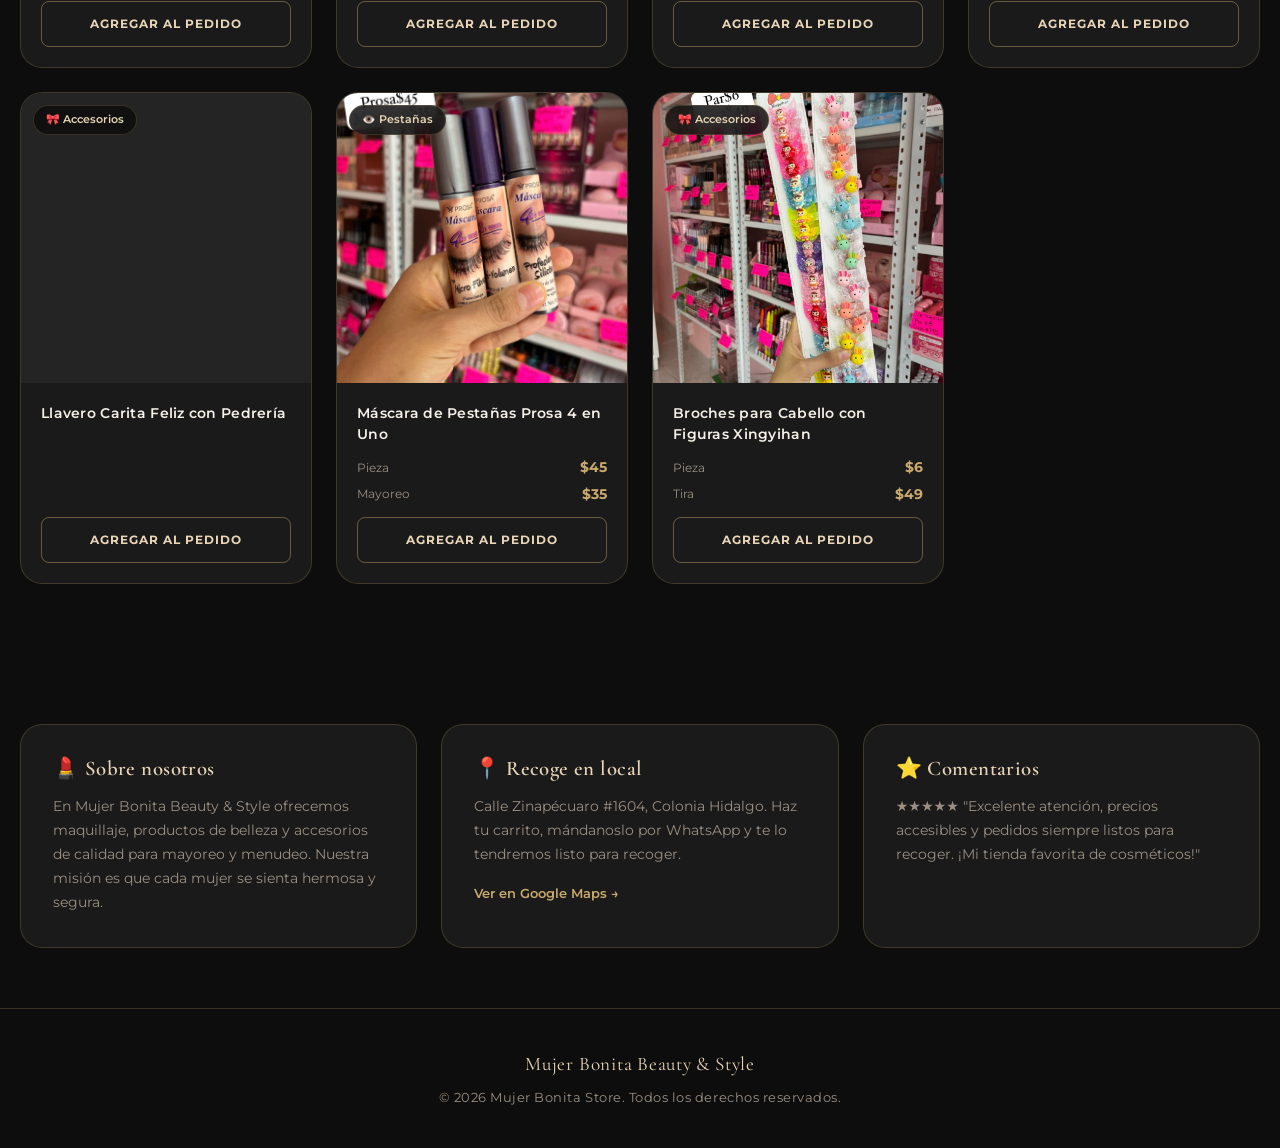
<file: mujer-bonita/index.html>
<!DOCTYPE html>
<html lang="es">
<head>
    <meta charset="UTF-8">
    <meta name="viewport" content="width=device-width, initial-scale=1.0">
    <meta name="description" content="Mujer Bonita Beauty & Style — Catálogo de cosméticos, maquillaje y accesorios de belleza. Mayoreo y menudeo. Recoge en Calle Zinapécuaro #1604, Colonia Hidalgo.">
    <meta name="theme-color" content="#0D0D0D">
    <title>Mujer Bonita Beauty & Style | Catálogo de Cosméticos</title>
    <link rel="stylesheet" href="assets/css/main.css">
    <link rel="stylesheet" href="assets/css/components.css">
    <link rel="stylesheet" href="assets/css/animations.css">
    <link rel="stylesheet" href="assets/css/responsive.css">
</head>
<body>
    <canvas id="particles-canvas" aria-hidden="true"></canvas>

    <div class="site-wrapper">
        <!-- Navbar -->
        <header class="navbar">
            <div class="container navbar-inner">
                <button class="btn-icon ripple-host" id="menuToggle" type="button" aria-label="Abrir menú">
                    <svg width="20" height="20" viewBox="0 0 24 24" fill="none" stroke="currentColor" stroke-width="2" stroke-linecap="round"><path d="M3 12h18M3 6h18M3 18h18"/></svg>
                </button>

                <a class="navbar-brand" href="#catalogo" aria-label="Mujer Bonita Beauty & Style">
                    <span class="brand-logo" aria-hidden="true">
                        <img src="assets/images/logo.png" alt="" onerror="this.classList.add('is-hidden')" loading="eager">
                        <span>MB</span>
                    </span>
                    <span class="brand-info">
                        <span class="brand-name">Mujer Bonita</span>
                        <span class="brand-tagline">Beauty &amp; Style</span>
                    </span>
                </a>

                <div class="navbar-actions">
                    <button class="btn-cart ripple-host" id="cartToggle" type="button" aria-label="Ver pedido">
                        <svg width="18" height="18" viewBox="0 0 24 24" fill="none" stroke="currentColor" stroke-width="2" stroke-linecap="round" stroke-linejoin="round"><circle cx="9" cy="21" r="1"/><circle cx="20" cy="21" r="1"/><path d="M1 1h4l2.68 13.39a2 2 0 0 0 2 1.61h9.72a2 2 0 0 0 2-1.61L23 6H6"/></svg>
                        <span class="cart-label">Pedido</span>
                        <span class="cart-badge" id="cartCount">0</span>
                    </button>
                </div>
            </div>
        </header>

        <!-- Drawer: Menú -->
        <aside class="drawer drawer--left" id="menuPanel" aria-label="Menú de navegación">
            <div class="drawer-header">
                <h2>Menú</h2>
                <button class="btn-close" type="button" aria-label="Cerrar menú" data-close="menu">✕</button>
            </div>
            <div class="drawer-body">
                <div class="drawer-notice">
                    Catálogo con precios de <strong>mayoreo y menudeo</strong>. Arma tu pedido y envíalo directo por WhatsApp.
                </div>
                <nav class="nav-links" aria-label="Secciones">
                    <a href="#catalogo">🛍️ Catálogo</a>
                    <a href="#sobre">💄 Sobre nosotros</a>
                    <a href="#ubicacion">📍 Ubicación</a>
                    <a href="#comentarios">⭐ Comentarios</a>
                </nav>
            </div>
        </aside>

        <!-- Drawer: Carrito -->
        <aside class="drawer drawer--right" id="cartPanel" aria-label="Carrito de pedido">
            <div class="drawer-header">
                <h2>Tu pedido</h2>
                <button class="btn-close" type="button" aria-label="Cerrar carrito" data-close="cart">✕</button>
            </div>
            <div class="drawer-body">
                <div class="drawer-notice">
                    <strong>Solo recoge en local:</strong><br>
                    Calle Zinapécuaro #1604, Colonia Hidalgo.
                </div>
                <div class="cart-items" id="cartItems"></div>
            </div>
            <div class="drawer-footer">
                <div class="cart-total">
                    <span>Total</span>
                    <span>$<span id="cartTotal">0</span></span>
                </div>
                <button class="btn-whatsapp ripple-host" id="whatsappBtn" type="button">
                    <svg width="20" height="20" viewBox="0 0 24 24" fill="currentColor"><path d="M17.472 14.382c-.297-.149-1.758-.867-2.03-.967-.273-.099-.471-.148-.67.15-.197.297-.767.966-.94 1.164-.173.199-.347.223-.644.075-.297-.15-1.255-.463-2.39-1.475-.883-.788-1.48-1.761-1.653-2.059-.173-.297-.018-.458.13-.606.134-.133.298-.347.446-.52.149-.174.198-.298.298-.497.099-.198.05-.371-.025-.52-.075-.149-.669-1.612-.916-2.207-.242-.579-.487-.5-.669-.51-.173-.008-.371-.01-.57-.01-.198 0-.52.074-.792.372-.272.297-1.04 1.016-1.04 2.479 0 1.462 1.065 2.875 1.213 3.074.149.198 2.096 3.2 5.077 4.487.709.306 1.262.489 1.694.625.712.227 1.36.195 1.871.118.571-.085 1.758-.719 2.006-1.413.248-.694.248-1.289.173-1.413-.074-.124-.272-.198-.57-.347z"/><path d="M12 0C5.373 0 0 5.373 0 12c0 2.127.558 4.126 1.532 5.855L0 24l6.335-1.662A11.95 11.95 0 0 0 12 24c6.627 0 12-5.373 12-12S18.627 0 12 0zm0 21.818a9.818 9.818 0 0 1-5.006-1.37l-.358-.213-3.76.987 1.004-3.666-.233-.377A9.818 9.818 0 1 1 12 21.818z"/></svg>
                    Enviar por WhatsApp
                </button>
            </div>
        </aside>

        <div class="overlay" aria-hidden="true"></div>

        <!-- Hero -->
        <section class="hero">
            <div class="container hero-grid">
                <div class="hero-content">
                    <p class="eyebrow">Mayoreo y menudeo</p>
                    <h1>Belleza con <span>estilo</span></h1>
                    <p>
                        Descubre nuestro catálogo exclusivo de maquillaje, cosméticos y accesorios de belleza.
                        Arma tu pedido, envíalo por WhatsApp y recógelo en nuestra tienda.
                    </p>
                    <div class="hero-actions">
                        <a class="btn-primary ripple-host" href="#catalogo">Ver catálogo</a>
                        <a class="btn-outline ripple-host" href="https://maps.app.goo.gl/UvdtyaureRMDgYyGA" target="_blank" rel="noreferrer">
                            📍 Cómo llegar
                        </a>
                    </div>
                </div>
                <div class="hero-visual">
                    <div class="hero-feature">
                        <span class="hero-feature-icon" aria-hidden="true">✨</span>
                        <div>
                            <strong>Pedido directo por WhatsApp</strong>
                            <p>Arma tu carrito y envía tu pedido en un solo clic con tu nombre, productos y total.</p>
                        </div>
                    </div>
                    <div class="hero-card">
                        <div class="hero-stats">
                            <div class="stat-item">
                                <b id="totalProducts">95</b>
                                <span>Productos</span>
                            </div>
                            <div class="stat-item">
                                <b>8</b>
                                <span>Categorías</span>
                            </div>
                            <div class="stat-item">
                                <b>WA</b>
                                <span>Pedido directo</span>
                            </div>
                        </div>
                    </div>
                </div>
            </div>
        </section>

        <!-- Catálogo -->
        <section id="catalogo">
            <div class="container">
                <div class="section-header reveal">
                    <p class="eyebrow">Nuestro catálogo</p>
                    <h2>Productos de belleza</h2>
                    <p>Explora nuestra selección curada de cosméticos y accesorios con precios de mayoreo y menudeo.</p>
                    <div class="divider"></div>
                </div>

                <div class="catalog-toolbar">
                    <div class="search-wrapper">
                        <label class="search-field">
                            <svg width="18" height="18" viewBox="0 0 24 24" fill="none" stroke="currentColor" stroke-width="2" stroke-linecap="round" aria-hidden="true"><circle cx="11" cy="11" r="8"/><path d="m21 21-4.3-4.3"/></svg>
                            <span class="sr-only">Buscar productos</span>
                            <input type="search" id="searchInput" placeholder="Busca labiales, pestañas, perfumes, accesorios...">
                        </label>
                        <div class="results-count"><span id="visibleCount">0</span> encontrados</div>
                    </div>
                    <div class="category-filters" id="categoryButtons" aria-label="Filtrar por categoría"></div>
                </div>

                <div class="products-grid" id="productsGrid" aria-live="polite"></div>
                <p class="no-results" id="noResults">No encontramos productos con esa búsqueda. Prueba con otra palabra o categoría.</p>
            </div>
        </section>

        <!-- Info -->
        <section class="info-section">
            <div class="container info-grid">
                <article class="info-card reveal" id="sobre">
                    <h2>💄 Sobre nosotros</h2>
                    <p>En Mujer Bonita Beauty &amp; Style ofrecemos maquillaje, productos de belleza y accesorios de calidad para mayoreo y menudeo. Nuestra misión es que cada mujer se sienta hermosa y segura.</p>
                </article>
                <article class="info-card reveal reveal-delay-1" id="ubicacion">
                    <h2>📍 Recoge en local</h2>
                    <p>Calle Zinapécuaro #1604, Colonia Hidalgo. Haz tu carrito, mándanoslo por WhatsApp y te lo tendremos listo para recoger.</p>
                    <a href="https://maps.app.goo.gl/UvdtyaureRMDgYyGA" target="_blank" rel="noreferrer">Ver en Google Maps →</a>
                </article>
                <article class="info-card reveal reveal-delay-2" id="comentarios">
                    <h2>⭐ Comentarios</h2>
                    <p>★★★★★ "Excelente atención, precios accesibles y pedidos siempre listos para recoger. ¡Mi tienda favorita de cosméticos!"</p>
                </article>
            </div>
        </section>

        <!-- Footer -->
        <footer class="site-footer">
            <div class="container">
                <p class="footer-brand">Mujer Bonita Beauty &amp; Style</p>
                <p>&copy; 2026 Mujer Bonita Store. Todos los derechos reservados.</p>
            </div>
        </footer>
    </div>

    <script src="assets/js/products.js"></script>
    <script src="assets/js/cart.js"></script>
    <script src="assets/js/filters.js"></script>
    <script src="assets/js/animations.js"></script>
    <script src="assets/js/whatsapp.js"></script>
</body>
</html>
</file>
<file: mujer-bonita/assets/css/main.css>
/* ═══════════════════════════════════
   Mujer Bonita — Estilos Globales
   ═══════════════════════════════════ */

@import url('https://fonts.googleapis.com/css2?family=Cormorant+Garamond:ital,wght@0,400;0,600;0,700;1,400&family=Montserrat:wght@300;400;500;600;700&display=swap');

:root {
    --color-bg: #0D0D0D;
    --color-surface: #1A1A1A;
    --color-surface-2: #242424;
    --color-gold: #C9A96E;
    --color-gold-light: #E8D5B7;
    --color-text: #F5F0E8;
    --color-text-muted: #9A8F82;
    --color-border: rgba(201, 169, 110, 0.22);
    --color-border-strong: rgba(201, 169, 110, 0.45);
    --color-success: #4CAF7A;
    --color-overlay: rgba(0, 0, 0, 0.72);

    --font-display: 'Cormorant Garamond', Georgia, serif;
    --font-body: 'Montserrat', system-ui, sans-serif;

    --radius-sm: 8px;
    --radius-md: 14px;
    --radius-lg: 22px;
    --radius-xl: 32px;

    --shadow-gold: 0 8px 32px rgba(201, 169, 110, 0.12);
    --shadow-card: 0 16px 48px rgba(0, 0, 0, 0.45);
    --shadow-elevated: 0 24px 64px rgba(0, 0, 0, 0.6);

    --container: 1240px;
    --nav-height: 76px;
    --transition: 0.3s cubic-bezier(0.4, 0, 0.2, 1);
}

*, *::before, *::after {
    box-sizing: border-box;
    margin: 0;
    padding: 0;
}

html {
    scroll-behavior: smooth;
    -webkit-font-smoothing: antialiased;
    -moz-osx-font-smoothing: grayscale;
}

body {
    min-height: 100vh;
    background-color: var(--color-bg);
    color: var(--color-text);
    font-family: var(--font-body);
    font-size: 15px;
    line-height: 1.6;
    overflow-x: hidden;
}

body.menu-open,
body.cart-open {
    overflow: hidden;
}

button, input, select, textarea, a {
    font: inherit;
    color: inherit;
}

button {
    cursor: pointer;
    border: none;
    background: none;
}

a {
    text-decoration: none;
}

img {
    display: block;
    max-width: 100%;
}

ul, ol {
    list-style: none;
}

.sr-only {
    position: absolute;
    width: 1px;
    height: 1px;
    padding: 0;
    margin: -1px;
    overflow: hidden;
    clip: rect(0, 0, 0, 0);
    white-space: nowrap;
    border: 0;
}

/* Partículas de fondo */
#particles-canvas {
    position: fixed;
    inset: 0;
    z-index: 0;
    pointer-events: none;
    opacity: 0.35;
}

.site-wrapper {
    position: relative;
    z-index: 1;
    min-height: 100vh;
}

.container {
    width: min(100% - 40px, var(--container));
    margin-inline: auto;
}

/* Tipografía */
h1, h2, h3 {
    font-family: var(--font-display);
    font-weight: 600;
    line-height: 1.15;
    letter-spacing: 0.02em;
}

h1 {
    font-size: clamp(2.4rem, 5vw, 4rem);
}

h2 {
    font-size: clamp(1.6rem, 3vw, 2.2rem);
}

h3 {
    font-size: clamp(1.1rem, 2vw, 1.35rem);
}

.text-gold {
    color: var(--color-gold);
}

.text-muted {
    color: var(--color-text-muted);
}

.eyebrow {
    display: inline-flex;
    align-items: center;
    gap: 8px;
    font-size: 0.72rem;
    font-weight: 600;
    letter-spacing: 0.18em;
    text-transform: uppercase;
    color: var(--color-gold);
}

.eyebrow::before,
.eyebrow::after {
    content: '';
    width: 24px;
    height: 1px;
    background: linear-gradient(90deg, transparent, var(--color-gold));
}

.eyebrow::after {
    background: linear-gradient(90deg, var(--color-gold), transparent);
}

/* Secciones */
section {
    padding-block: 80px;
}

.section-header {
    text-align: center;
    margin-bottom: 48px;
}

.section-header p {
    max-width: 560px;
    margin: 16px auto 0;
    color: var(--color-text-muted);
    font-size: 0.95rem;
}

.divider {
    width: 60px;
    height: 2px;
    margin: 20px auto 0;
    background: linear-gradient(90deg, transparent, var(--color-gold), transparent);
}

/* Footer */
.site-footer {
    border-top: 1px solid var(--color-border);
    padding: 40px 0;
    text-align: center;
}

.site-footer p {
    font-size: 0.82rem;
    color: var(--color-text-muted);
    letter-spacing: 0.04em;
}

.site-footer .footer-brand {
    font-family: var(--font-display);
    font-size: 1.2rem;
    color: var(--color-gold-light);
    margin-bottom: 8px;
}
</file>
<file: mujer-bonita/assets/css/components.css>
/* ═══════════════════════════════════
   Mujer Bonita — Componentes
   ═══════════════════════════════════ */

/* ── Navbar ── */
.navbar {
    position: sticky;
    top: 0;
    z-index: 100;
    height: var(--nav-height);
    background: rgba(13, 13, 13, 0.88);
    border-bottom: 1px solid var(--color-border);
    backdrop-filter: blur(20px);
    -webkit-backdrop-filter: blur(20px);
}

.navbar-inner {
    display: flex;
    align-items: center;
    justify-content: space-between;
    height: 100%;
    gap: 20px;
}

.navbar-brand {
    display: flex;
    align-items: center;
    gap: 14px;
    flex-shrink: 0;
}

.brand-logo {
    width: 48px;
    height: 48px;
    border-radius: 50%;
    border: 2px solid var(--color-gold);
    display: grid;
    place-items: center;
    background: linear-gradient(135deg, var(--color-surface-2), var(--color-surface));
    font-family: var(--font-display);
    font-size: 1.1rem;
    font-weight: 700;
    color: var(--color-gold);
    box-shadow: var(--shadow-gold);
    overflow: hidden;
}

.brand-logo img {
    width: 100%;
    height: 100%;
    object-fit: cover;
}

.brand-logo img.is-hidden {
    display: none;
}

.brand-info {
    display: flex;
    flex-direction: column;
    gap: 1px;
}

.brand-name {
    font-family: var(--font-display);
    font-size: 1.25rem;
    font-weight: 700;
    color: var(--color-gold-light);
    letter-spacing: 0.06em;
    text-transform: uppercase;
    white-space: nowrap;
}

.brand-tagline {
    font-size: 0.68rem;
    font-weight: 500;
    letter-spacing: 0.14em;
    text-transform: uppercase;
    color: var(--color-text-muted);
}

.navbar-actions {
    display: flex;
    align-items: center;
    gap: 10px;
}

/* ── Botones ── */
.btn-icon {
    width: 44px;
    height: 44px;
    border-radius: 50%;
    border: 1px solid var(--color-border);
    display: grid;
    place-items: center;
    font-size: 1.1rem;
    color: var(--color-text);
    transition: var(--transition);
    position: relative;
    overflow: hidden;
}

.btn-icon:hover {
    border-color: var(--color-gold);
    color: var(--color-gold);
    background: rgba(201, 169, 110, 0.08);
}

.btn-primary {
    display: inline-flex;
    align-items: center;
    justify-content: center;
    gap: 8px;
    padding: 14px 32px;
    border-radius: var(--radius-sm);
    background: linear-gradient(135deg, var(--color-gold), #B8944F);
    color: var(--color-bg);
    font-size: 0.82rem;
    font-weight: 700;
    letter-spacing: 0.1em;
    text-transform: uppercase;
    transition: var(--transition);
    position: relative;
    overflow: hidden;
}

.btn-primary:hover {
    transform: translateY(-2px);
    box-shadow: 0 8px 24px rgba(201, 169, 110, 0.35);
}

.btn-outline {
    display: inline-flex;
    align-items: center;
    justify-content: center;
    gap: 8px;
    padding: 14px 32px;
    border-radius: var(--radius-sm);
    border: 1px solid var(--color-border-strong);
    color: var(--color-gold-light);
    font-size: 0.82rem;
    font-weight: 600;
    letter-spacing: 0.08em;
    text-transform: uppercase;
    transition: var(--transition);
}

.btn-outline:hover {
    background: rgba(201, 169, 110, 0.1);
    border-color: var(--color-gold);
}

.btn-cart {
    display: inline-flex;
    align-items: center;
    gap: 10px;
    padding: 10px 18px;
    border-radius: 50px;
    border: 1px solid var(--color-border);
    background: var(--color-surface);
    font-size: 0.82rem;
    font-weight: 600;
    transition: var(--transition);
}

.btn-cart:hover {
    border-color: var(--color-gold);
    box-shadow: var(--shadow-gold);
}

.cart-badge {
    display: inline-grid;
    place-items: center;
    min-width: 22px;
    height: 22px;
    padding: 0 6px;
    border-radius: 50px;
    background: var(--color-gold);
    color: var(--color-bg);
    font-size: 0.72rem;
    font-weight: 700;
}

/* ── Hero ── */
.hero {
    padding-block: 60px 80px;
    position: relative;
}

.hero-grid {
    display: grid;
    grid-template-columns: 1.1fr 0.9fr;
    gap: 48px;
    align-items: center;
}

.hero-content h1 span {
    color: var(--color-gold);
    font-style: italic;
}

.hero-content p {
    margin-top: 20px;
    max-width: 480px;
    color: var(--color-text-muted);
    font-size: 0.95rem;
    line-height: 1.75;
}

.hero-actions {
    display: flex;
    flex-wrap: wrap;
    gap: 14px;
    margin-top: 32px;
}

.hero-visual {
    position: relative;
}

.hero-card {
    background: var(--color-surface);
    border: 1px solid var(--color-border);
    border-radius: var(--radius-xl);
    padding: 36px;
    box-shadow: var(--shadow-card);
}

.hero-card::before {
    content: '';
    position: absolute;
    inset: -1px;
    border-radius: inherit;
    background: linear-gradient(135deg, rgba(201,169,110,0.3), transparent 50%, rgba(201,169,110,0.1));
    z-index: -1;
    pointer-events: none;
}

.hero-stats {
    display: grid;
    grid-template-columns: repeat(3, 1fr);
    gap: 16px;
    margin-top: 24px;
}

.stat-item {
    text-align: center;
    padding: 20px 12px;
    background: var(--color-surface-2);
    border-radius: var(--radius-md);
    border: 1px solid var(--color-border);
}

.stat-item b {
    display: block;
    font-family: var(--font-display);
    font-size: 1.8rem;
    color: var(--color-gold);
    line-height: 1;
}

.stat-item span {
    display: block;
    margin-top: 6px;
    font-size: 0.7rem;
    font-weight: 500;
    letter-spacing: 0.1em;
    text-transform: uppercase;
    color: var(--color-text-muted);
}

.hero-feature {
    display: flex;
    align-items: flex-start;
    gap: 16px;
    padding: 24px;
    background: linear-gradient(135deg, var(--color-surface-2), var(--color-surface));
    border: 1px solid var(--color-border);
    border-radius: var(--radius-lg);
    margin-bottom: 16px;
}

.hero-feature-icon {
    font-size: 1.8rem;
    flex-shrink: 0;
}

.hero-feature strong {
    display: block;
    font-family: var(--font-display);
    font-size: 1.1rem;
    color: var(--color-gold-light);
    margin-bottom: 6px;
}

.hero-feature p {
    font-size: 0.85rem;
    color: var(--color-text-muted);
}

/* ── Toolbar / Filtros ── */
.catalog-toolbar {
    position: sticky;
    top: var(--nav-height);
    z-index: 50;
    background: rgba(13, 13, 13, 0.92);
    border: 1px solid var(--color-border);
    border-radius: var(--radius-lg);
    padding: 20px 24px;
    margin-bottom: 36px;
    backdrop-filter: blur(16px);
}

.search-wrapper {
    display: flex;
    align-items: center;
    gap: 16px;
    margin-bottom: 16px;
}

.search-field {
    flex: 1;
    display: flex;
    align-items: center;
    gap: 12px;
    padding: 12px 18px;
    background: var(--color-surface-2);
    border: 1px solid var(--color-border);
    border-radius: var(--radius-md);
    transition: var(--transition);
}

.search-field:focus-within {
    border-color: var(--color-gold);
    box-shadow: 0 0 0 3px rgba(201, 169, 110, 0.12);
}

.search-field input {
    flex: 1;
    background: none;
    border: none;
    outline: none;
    color: var(--color-text);
    font-size: 0.9rem;
}

.search-field input::placeholder {
    color: var(--color-text-muted);
}

.results-count {
    flex-shrink: 0;
    padding: 10px 18px;
    background: rgba(201, 169, 110, 0.1);
    border: 1px solid var(--color-border);
    border-radius: 50px;
    font-size: 0.78rem;
    font-weight: 600;
    color: var(--color-gold);
    white-space: nowrap;
}

.category-filters {
    display: flex;
    flex-wrap: wrap;
    gap: 8px;
}

.category-btn {
    padding: 8px 16px;
    border-radius: 50px;
    border: 1px solid var(--color-border);
    background: transparent;
    font-size: 0.78rem;
    font-weight: 500;
    color: var(--color-text-muted);
    transition: var(--transition);
    white-space: nowrap;
}

.category-btn:hover {
    border-color: var(--color-gold);
    color: var(--color-gold-light);
}

.category-btn.is-active {
    background: linear-gradient(135deg, var(--color-gold), #B8944F);
    border-color: transparent;
    color: var(--color-bg);
    font-weight: 700;
}

/* ── Product Cards ── */
.products-grid {
    display: grid;
    grid-template-columns: repeat(auto-fill, minmax(260px, 1fr));
    gap: 24px;
}

.product-card {
    background: var(--color-surface);
    border: 1px solid var(--color-border);
    border-radius: var(--radius-lg);
    overflow: hidden;
    transition: var(--transition);
    display: flex;
    flex-direction: column;
}

.product-card:hover {
    border-color: var(--color-border-strong);
    transform: translateY(-4px);
    box-shadow: var(--shadow-card);
}

.product-image-wrap {
    position: relative;
    aspect-ratio: 1;
    overflow: hidden;
    background: var(--color-surface-2);
}

.product-image-wrap img {
    width: 100%;
    height: 100%;
    object-fit: cover;
    transition: transform 0.5s ease;
}

.product-card:hover .product-image-wrap img {
    transform: scale(1.06);
}

.product-badge {
    position: absolute;
    top: 12px;
    left: 12px;
    padding: 5px 12px;
    background: rgba(13, 13, 13, 0.82);
    border: 1px solid var(--color-border);
    border-radius: 50px;
    font-size: 0.68rem;
    font-weight: 600;
    color: var(--color-gold-light);
    backdrop-filter: blur(8px);
}

.product-body {
    padding: 20px;
    display: flex;
    flex-direction: column;
    flex: 1;
    gap: 12px;
}

.product-title {
    font-family: var(--font-body);
    font-size: 0.88rem;
    font-weight: 600;
    line-height: 1.45;
    color: var(--color-text);
    display: -webkit-box;
    -webkit-line-clamp: 2;
    -webkit-box-orient: vertical;
    overflow: hidden;
}

.price-list {
    display: flex;
    flex-direction: column;
    gap: 4px;
}

.price-row {
    display: flex;
    justify-content: space-between;
    align-items: center;
    font-size: 0.78rem;
    color: var(--color-text-muted);
}

.price-row .price-value {
    font-weight: 700;
    color: var(--color-gold);
    font-size: 0.88rem;
}

.btn-add-cart {
    margin-top: auto;
    width: 100%;
    padding: 12px;
    border-radius: var(--radius-sm);
    border: 1px solid var(--color-border-strong);
    background: transparent;
    font-size: 0.78rem;
    font-weight: 700;
    letter-spacing: 0.08em;
    text-transform: uppercase;
    color: var(--color-gold-light);
    transition: var(--transition);
    position: relative;
    overflow: hidden;
}

.btn-add-cart:hover {
    background: var(--color-gold);
    border-color: var(--color-gold);
    color: var(--color-bg);
}

.no-results {
    display: none;
    text-align: center;
    padding: 60px 20px;
    color: var(--color-text-muted);
    font-size: 0.95rem;
    grid-column: 1 / -1;
}

.no-results.is-visible {
    display: block;
}

/* ── Info Cards ── */
.info-section {
    padding-block: 60px;
}

.info-grid {
    display: grid;
    grid-template-columns: repeat(3, 1fr);
    gap: 24px;
}

.info-card {
    padding: 32px;
    background: var(--color-surface);
    border: 1px solid var(--color-border);
    border-radius: var(--radius-lg);
    transition: var(--transition);
}

.info-card:hover {
    border-color: var(--color-border-strong);
    box-shadow: var(--shadow-gold);
}

.info-card h2 {
    font-size: 1.3rem;
    color: var(--color-gold-light);
    margin-bottom: 14px;
}

.info-card p {
    font-size: 0.88rem;
    color: var(--color-text-muted);
    line-height: 1.7;
}

.info-card a {
    display: inline-flex;
    align-items: center;
    gap: 6px;
    margin-top: 16px;
    font-size: 0.82rem;
    font-weight: 600;
    color: var(--color-gold);
    transition: var(--transition);
}

.info-card a:hover {
    color: var(--color-gold-light);
}

/* ── Drawer / Panels ── */
.overlay {
    position: fixed;
    inset: 0;
    z-index: 200;
    background: var(--color-overlay);
    opacity: 0;
    visibility: hidden;
    transition: var(--transition);
}

body.menu-open .overlay,
body.cart-open .overlay {
    opacity: 1;
    visibility: visible;
}

.drawer {
    position: fixed;
    top: 0;
    z-index: 210;
    width: min(380px, 92vw);
    height: 100vh;
    background: var(--color-surface);
    border: 1px solid var(--color-border);
    display: flex;
    flex-direction: column;
    transition: transform 0.4s cubic-bezier(0.4, 0, 0.2, 1);
    overflow: hidden;
}

.drawer--left {
    left: 0;
    transform: translateX(-100%);
    border-left: none;
    border-radius: 0 var(--radius-lg) var(--radius-lg) 0;
}

.drawer--right {
    right: 0;
    transform: translateX(100%);
    border-right: none;
    border-radius: var(--radius-lg) 0 0 var(--radius-lg);
}

body.menu-open .drawer--left {
    transform: translateX(0);
}

body.cart-open .drawer--right {
    transform: translateX(0);
}

.drawer-header {
    display: flex;
    align-items: center;
    justify-content: space-between;
    padding: 24px;
    border-bottom: 1px solid var(--color-border);
}

.drawer-header h2 {
    font-size: 1.4rem;
    color: var(--color-gold-light);
}

.btn-close {
    width: 36px;
    height: 36px;
    border-radius: 50%;
    border: 1px solid var(--color-border);
    display: grid;
    place-items: center;
    font-size: 1rem;
    color: var(--color-text-muted);
    transition: var(--transition);
}

.btn-close:hover {
    border-color: var(--color-gold);
    color: var(--color-gold);
}

.drawer-body {
    flex: 1;
    overflow-y: auto;
    padding: 24px;
}

.drawer-notice {
    padding: 16px;
    background: rgba(201, 169, 110, 0.08);
    border: 1px solid var(--color-border);
    border-radius: var(--radius-md);
    font-size: 0.85rem;
    color: var(--color-text-muted);
    line-height: 1.6;
    margin-bottom: 20px;
}

.drawer-notice strong {
    color: var(--color-gold-light);
}

.nav-links {
    display: flex;
    flex-direction: column;
    gap: 4px;
}

.nav-links a {
    display: flex;
    align-items: center;
    gap: 12px;
    padding: 14px 16px;
    border-radius: var(--radius-md);
    font-size: 0.9rem;
    font-weight: 500;
    color: var(--color-text);
    transition: var(--transition);
}

.nav-links a:hover {
    background: rgba(201, 169, 110, 0.08);
    color: var(--color-gold);
}

/* ── Carrito ── */
.cart-items {
    display: flex;
    flex-direction: column;
    gap: 10px;
}

.cart-empty {
    text-align: center;
    padding: 40px 16px;
    color: var(--color-text-muted);
    font-size: 0.88rem;
}

.cart-item {
    display: flex;
    align-items: flex-start;
    justify-content: space-between;
    gap: 12px;
    padding: 14px;
    background: var(--color-surface-2);
    border: 1px solid var(--color-border);
    border-radius: var(--radius-md);
}

.cart-item-info strong {
    display: block;
    font-size: 0.82rem;
    font-weight: 600;
    line-height: 1.4;
    margin-bottom: 4px;
}

.cart-item-info span {
    font-size: 0.88rem;
    font-weight: 700;
    color: var(--color-gold);
}

.btn-remove {
    flex-shrink: 0;
    width: 28px;
    height: 28px;
    border-radius: 50%;
    border: 1px solid var(--color-border);
    display: grid;
    place-items: center;
    font-size: 0.75rem;
    color: var(--color-text-muted);
    transition: var(--transition);
}

.btn-remove:hover {
    border-color: #c45;
    color: #e77;
    background: rgba(200, 68, 85, 0.1);
}

.drawer-footer {
    padding: 24px;
    border-top: 1px solid var(--color-border);
}

.cart-total {
    display: flex;
    justify-content: space-between;
    align-items: center;
    margin-bottom: 16px;
    font-size: 0.9rem;
    font-weight: 600;
}

.cart-total span:last-child {
    font-family: var(--font-display);
    font-size: 1.5rem;
    color: var(--color-gold);
}

.btn-whatsapp {
    width: 100%;
    padding: 16px;
    border-radius: var(--radius-md);
    background: #25D366;
    color: #fff;
    font-size: 0.85rem;
    font-weight: 700;
    letter-spacing: 0.06em;
    text-transform: uppercase;
    display: flex;
    align-items: center;
    justify-content: center;
    gap: 10px;
    transition: var(--transition);
}

.btn-whatsapp:hover {
    background: #1fb855;
    transform: translateY(-1px);
    box-shadow: 0 6px 20px rgba(37, 211, 102, 0.35);
}

/* Ripple effect container */
.ripple-host {
    position: relative;
    overflow: hidden;
}

.ripple {
    position: absolute;
    border-radius: 50%;
    background: rgba(255, 255, 255, 0.3);
    transform: scale(0);
    animation: ripple-effect 0.6s ease-out;
    pointer-events: none;
}
</file>
<file: mujer-bonita/assets/css/animations.css>
/* ═══════════════════════════════════
   Mujer Bonita — Animaciones
   ═══════════════════════════════════ */

@keyframes ripple-effect {
    to {
        transform: scale(4);
        opacity: 0;
    }
}

@keyframes fadeInUp {
    from {
        opacity: 0;
        transform: translateY(30px);
    }
    to {
        opacity: 1;
        transform: translateY(0);
    }
}

@keyframes fadeIn {
    from { opacity: 0; }
    to { opacity: 1; }
}

@keyframes shimmer {
    0% { background-position: -200% center; }
    100% { background-position: 200% center; }
}

@keyframes float {
    0%, 100% { transform: translateY(0); }
    50% { transform: translateY(-8px); }
}

@keyframes goldPulse {
    0%, 100% { box-shadow: 0 0 0 0 rgba(201, 169, 110, 0.3); }
    50% { box-shadow: 0 0 20px 4px rgba(201, 169, 110, 0.15); }
}

@keyframes slideInLeft {
    from {
        opacity: 0;
        transform: translateX(-40px);
    }
    to {
        opacity: 1;
        transform: translateX(0);
    }
}

@keyframes slideInRight {
    from {
        opacity: 0;
        transform: translateX(40px);
    }
    to {
        opacity: 1;
        transform: translateX(0);
    }
}

/* Scroll reveal */
.reveal {
    opacity: 0;
    transform: translateY(28px);
    transition: opacity 0.7s cubic-bezier(0.4, 0, 0.2, 1),
                transform 0.7s cubic-bezier(0.4, 0, 0.2, 1);
}

.reveal.is-visible {
    opacity: 1;
    transform: translateY(0);
}

.reveal-delay-1 { transition-delay: 0.1s; }
.reveal-delay-2 { transition-delay: 0.2s; }
.reveal-delay-3 { transition-delay: 0.3s; }
.reveal-delay-4 { transition-delay: 0.4s; }

/* Hero entrance */
.hero-content {
    animation: slideInLeft 0.9s cubic-bezier(0.4, 0, 0.2, 1) both;
}

.hero-visual {
    animation: slideInRight 0.9s cubic-bezier(0.4, 0, 0.2, 1) 0.15s both;
}

/* Product card stagger */
.product-card {
    opacity: 0;
    animation: fadeInUp 0.5s cubic-bezier(0.4, 0, 0.2, 1) forwards;
}

/* Gold shimmer on brand */
.brand-logo {
    animation: goldPulse 3s ease-in-out infinite;
}

/* Loading skeleton */
.skeleton {
    background: linear-gradient(
        90deg,
        var(--color-surface-2) 25%,
        var(--color-surface) 50%,
        var(--color-surface-2) 75%
    );
    background-size: 200% 100%;
    animation: shimmer 1.5s infinite;
}

/* Cart badge bounce */
.cart-badge.has-items {
    animation: float 2s ease-in-out infinite;
}

/* Drawer slide enhancement */
.drawer {
    will-change: transform;
}

/* Hover glow on product cards */
.product-card::after {
    content: '';
    position: absolute;
    inset: 0;
    border-radius: inherit;
    opacity: 0;
    transition: opacity 0.4s ease;
    pointer-events: none;
    box-shadow: inset 0 0 30px rgba(201, 169, 110, 0.08);
}

.product-card {
    position: relative;
}

.product-card:hover::after {
    opacity: 1;
}

/* Navbar scroll shadow */
.navbar.is-scrolled {
    box-shadow: 0 4px 24px rgba(0, 0, 0, 0.4);
}
</file>
<file: mujer-bonita/assets/css/responsive.css>
/* ═══════════════════════════════════
   Mujer Bonita — Responsive
   ═══════════════════════════════════ */

/* Tablet */
@media (max-width: 1024px) {
    .hero-grid {
        grid-template-columns: 1fr;
        gap: 36px;
    }

    .hero-visual {
        order: -1;
    }

    .info-grid {
        grid-template-columns: 1fr 1fr;
    }

    .products-grid {
        grid-template-columns: repeat(auto-fill, minmax(220px, 1fr));
        gap: 20px;
    }
}

/* Mobile landscape / small tablet */
@media (max-width: 768px) {
    :root {
        --nav-height: 64px;
    }

    section {
        padding-block: 56px;
    }

    .container {
        width: min(100% - 28px, var(--container));
    }

    .brand-tagline {
        display: none;
    }

    .btn-cart .cart-label {
        display: none;
    }

    .hero {
        padding-block: 40px 56px;
    }

    .hero-stats {
        grid-template-columns: repeat(3, 1fr);
        gap: 10px;
    }

    .stat-item {
        padding: 14px 8px;
    }

    .stat-item b {
        font-size: 1.4rem;
    }

    .catalog-toolbar {
        padding: 16px;
        border-radius: var(--radius-md);
    }

    .search-wrapper {
        flex-direction: column;
        align-items: stretch;
    }

    .results-count {
        text-align: center;
    }

    .category-filters {
        gap: 6px;
    }

    .category-btn {
        padding: 7px 12px;
        font-size: 0.72rem;
    }

    .products-grid {
        grid-template-columns: repeat(2, 1fr);
        gap: 14px;
    }

    .product-body {
        padding: 14px;
    }

    .product-title {
        font-size: 0.8rem;
    }

    .btn-add-cart {
        padding: 10px;
        font-size: 0.72rem;
    }

    .info-grid {
        grid-template-columns: 1fr;
    }

    .info-card {
        padding: 24px;
    }

    .drawer {
        width: min(340px, 100vw);
    }

    .drawer--left {
        border-radius: 0;
    }

    .drawer--right {
        border-radius: 0;
    }
}

/* Small mobile */
@media (max-width: 480px) {
    .brand-name {
        font-size: 1rem;
    }

    .brand-logo {
        width: 40px;
        height: 40px;
        font-size: 0.9rem;
    }

    .hero-actions {
        flex-direction: column;
    }

    .btn-primary,
    .btn-outline {
        width: 100%;
        text-align: center;
    }

    .hero-stats {
        grid-template-columns: 1fr;
    }

    .hero-card {
        padding: 24px;
    }

    .products-grid {
        grid-template-columns: repeat(2, 1fr);
        gap: 10px;
    }

    .product-badge {
        font-size: 0.6rem;
        padding: 3px 8px;
    }

    .price-row {
        font-size: 0.72rem;
    }

    .section-header {
        margin-bottom: 32px;
    }
}

/* Reduced motion */
@media (prefers-reduced-motion: reduce) {
    *, *::before, *::after {
        animation-duration: 0.01ms !important;
        animation-iteration-count: 1 !important;
        transition-duration: 0.01ms !important;
    }

    .reveal {
        opacity: 1;
        transform: none;
    }

    html {
        scroll-behavior: auto;
    }
}
</file>
